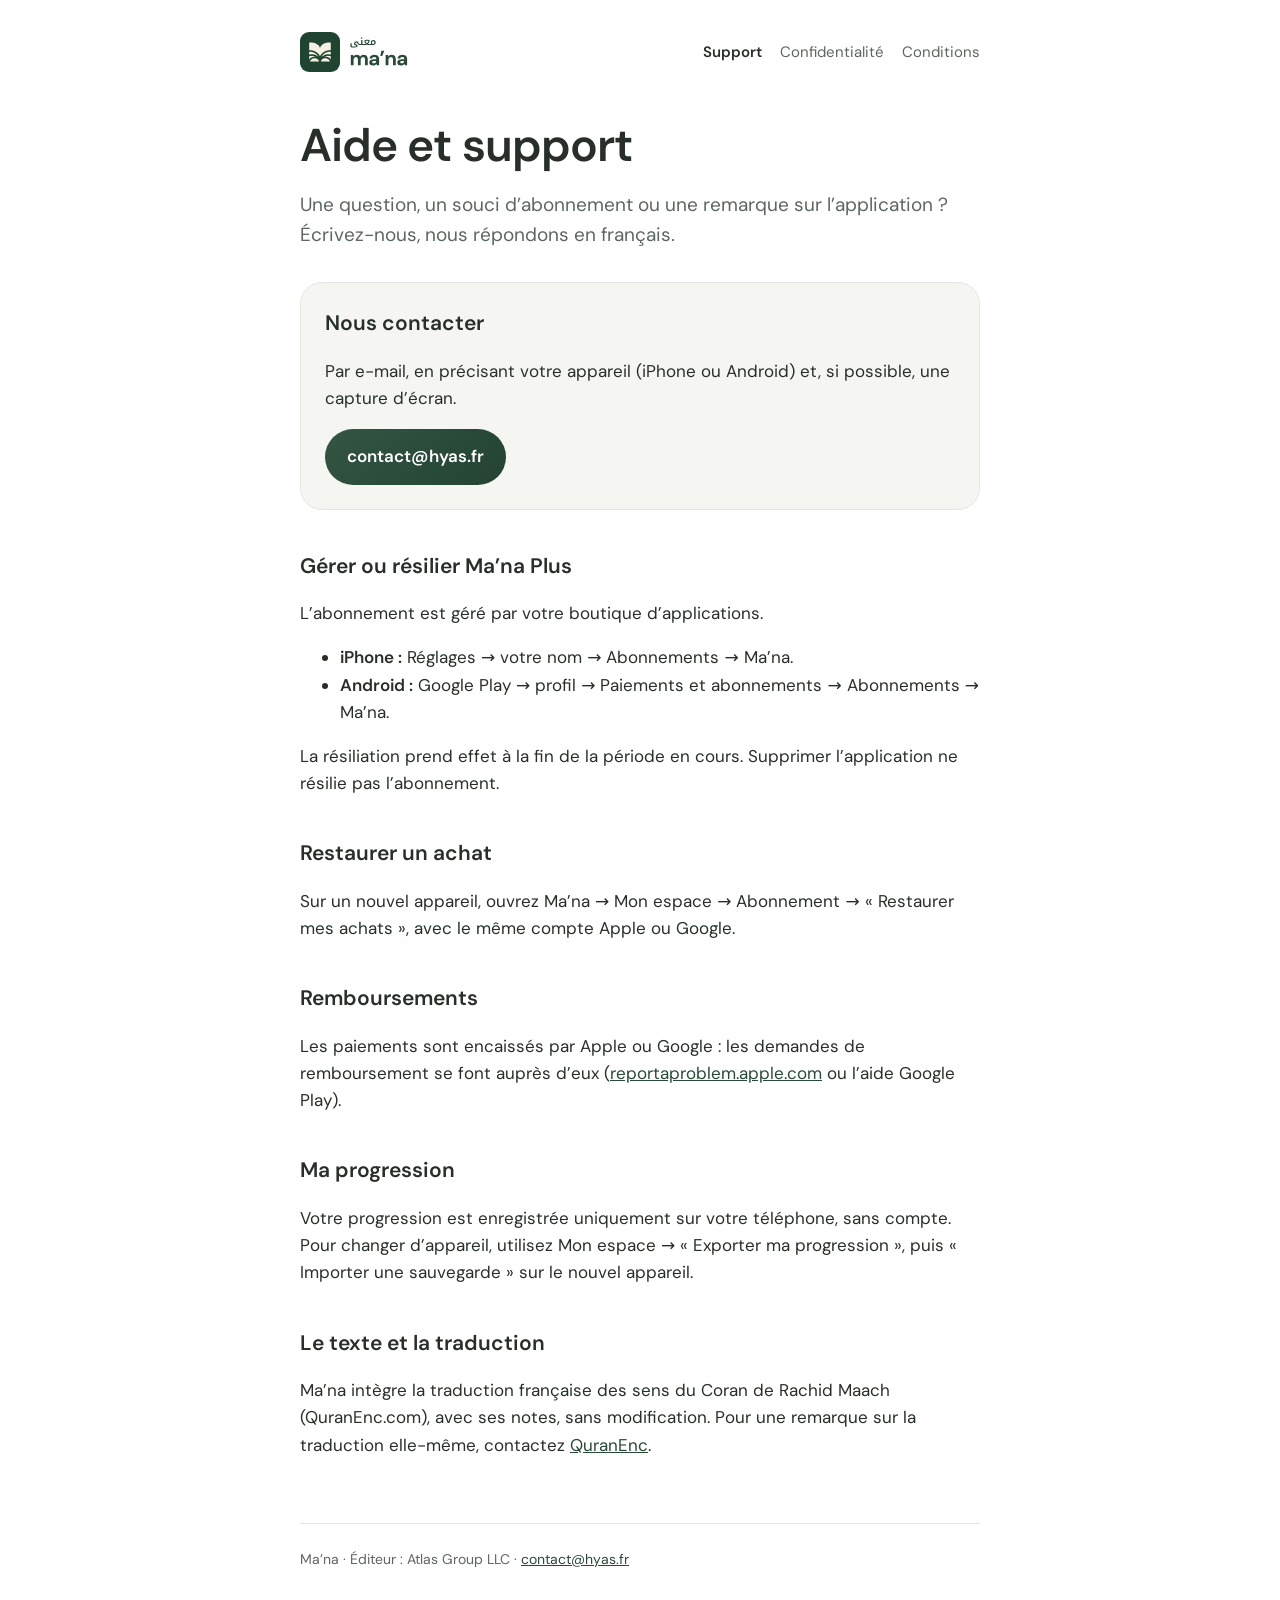
<file: index.html>
<!doctype html><html lang="fr"><head><meta charset="utf-8"><meta name="viewport" content="width=device-width,initial-scale=1"><title>Support · Ma’na</title><meta name="description" content="Ma’na : lis le Coran en arabe et en français, et retiens le sens de chaque sourate, 5 minutes par jour. Lecture gratuite."><meta property="og:title" content="Ma’na · Le sens de ce que tu récites"><meta property="og:description" content="Lis le Coran en arabe et en français, et retiens le sens de chaque sourate, 5 minutes par jour."><meta property="og:image" content="https://mana.hyas.fr/assets/partage.png"><meta property="og:url" content="https://mana.hyas.fr/"><meta name="twitter:card" content="summary_large_image"><meta name="apple-itunes-app" content="app-id=6816698956"><link rel="icon" href="assets/icon-192.png"><link rel="stylesheet" href="style.css"></head><body><div class="wrap"><header><a class="logo" href="index.html" aria-label="Ma’na, support"><svg class="brand-lockup" aria-hidden="true" focusable="false" xmlns="http://www.w3.org/2000/svg" viewBox="0 0 157.8 58"><rect x="0" y="0" width="58" height="58" rx="13.05" fill="#1F4532"/><path transform="translate(13.34 15.16) scale(0.2768)" fill="#F5F0E3" fill-rule="evenodd" d="M61.64 99.98C61.21 99.92 61.12 99.45 61.42 98.79C61.52 98.56 61.64 98.17 61.69 97.91C61.86 96.95 63.13 94.40 64.23 92.83C66.22 89.95 68.89 87.60 72.08 85.90C73.07 85.37 74.87 84.55 75.33 84.42C75.54 84.35 75.89 84.22 76.10 84.13C76.30 84.03 76.76 83.89 77.10 83.82C77.45 83.74 77.92 83.61 78.16 83.53C78.38 83.45 78.93 83.33 79.36 83.27C79.80 83.21 80.55 83.08 81.04 82.98C82.61 82.66 87.05 82.67 88.59 83.00C88.84 83.06 89.45 83.16 89.94 83.24C90.43 83.32 91.06 83.47 91.34 83.56C91.63 83.66 92.01 83.76 92.20 83.78C93.12 83.90 96.96 85.52 98.15 86.29C100.36 87.71 100.54 87.84 101.89 89.06C103.10 90.13 104.44 91.60 105.13 92.60C105.95 93.81 107.19 96.17 107.36 96.87C107.41 97.06 107.52 97.35 107.60 97.50C107.68 97.67 107.82 98.07 107.91 98.40C108.00 98.73 108.11 99.14 108.17 99.32C108.25 99.60 108.25 99.62 108.08 99.79L107.91 99.97L84.85 99.99C72.17 100.00 61.73 100.00 61.64 99.98ZM5.04 99.83C4.86 99.65 4.86 99.43 5.04 99.03C5.11 98.85 5.23 98.48 5.28 98.21C5.34 97.94 5.45 97.60 5.53 97.47C5.61 97.34 5.71 97.07 5.76 96.87C5.85 96.47 6.84 94.46 7.36 93.60C9.30 90.43 12.83 87.26 16.36 85.54C17.05 85.20 18.78 84.46 18.87 84.46C18.90 84.46 19.27 84.31 19.72 84.14C20.15 83.97 20.68 83.81 20.88 83.79C21.08 83.76 21.48 83.66 21.77 83.56C22.06 83.47 22.79 83.31 23.39 83.21C23.99 83.11 24.51 83.02 24.54 82.99C24.73 82.88 26.85 82.75 28.52 82.75C30.43 82.75 31.37 82.82 32.08 83.00C32.30 83.05 32.87 83.15 33.36 83.21C33.85 83.27 34.43 83.37 34.64 83.44C34.86 83.50 35.44 83.65 35.94 83.78C36.43 83.92 36.96 84.08 37.11 84.16C37.26 84.23 37.58 84.35 37.81 84.42C38.17 84.52 40.06 85.36 40.51 85.61C40.59 85.65 40.96 85.86 41.33 86.06C42.26 86.56 42.86 86.93 43.52 87.42C43.82 87.64 44.25 87.96 44.46 88.11C45.98 89.22 48.43 91.91 49.25 93.35C49.34 93.53 49.60 93.96 49.82 94.31C50.47 95.40 51.29 97.24 51.47 98.02C51.53 98.30 51.66 98.70 51.76 98.91C51.97 99.38 51.98 99.54 51.79 99.78L51.64 99.97H28.41C5.28 99.97 5.18 99.97 5.04 99.83ZM0.10 88.78C0.00 88.63 -0.00 87.67 0.01 80.81C0.02 73.01 0.02 73.01 0.17 72.81C0.25 72.70 0.40 72.57 0.49 72.52C1.11 72.23 4.55 71.29 5.54 71.15C5.83 71.11 6.22 71.02 6.39 70.97C6.56 70.91 7.40 70.79 8.24 70.68C9.08 70.59 10.12 70.46 10.56 70.39C11.84 70.19 16.65 70.21 18.17 70.42C18.79 70.50 19.68 70.60 20.13 70.65C20.58 70.70 21.25 70.80 21.62 70.88C21.99 70.95 22.65 71.08 23.08 71.16C23.81 71.29 24.12 71.36 25.22 71.63C25.68 71.74 28.85 72.77 29.59 73.04C30.97 73.55 31.31 73.70 31.78 74.01C32.68 74.60 32.47 74.70 30.66 74.56C29.11 74.43 26.60 74.45 25.48 74.60C25.02 74.65 24.13 74.75 23.50 74.81C22.78 74.88 22.13 74.98 21.74 75.10C21.40 75.19 20.79 75.32 20.40 75.39C20.00 75.44 19.37 75.59 18.99 75.72C16.77 76.44 15.67 76.82 15.11 77.07C14.76 77.23 14.28 77.43 14.04 77.52C13.50 77.73 11.52 78.74 10.99 79.08C10.78 79.22 10.57 79.33 10.54 79.33C10.44 79.33 8.11 80.90 7.64 81.28C7.48 81.41 7.17 81.64 6.95 81.79C5.43 82.86 1.82 86.70 1.09 88.06C0.66 88.87 0.32 89.11 0.10 88.78ZM112.41 88.63C112.27 88.47 112.07 88.17 111.97 87.98C111.21 86.59 107.66 82.82 106.16 81.80C105.99 81.68 105.76 81.52 105.67 81.43C105.32 81.12 102.69 79.33 102.58 79.33C102.55 79.33 102.36 79.22 102.15 79.09C101.68 78.77 99.63 77.73 99.09 77.52C98.85 77.43 98.36 77.23 98.00 77.07C97.64 76.91 96.75 76.58 96.01 76.34C95.28 76.10 94.40 75.81 94.07 75.70C93.73 75.59 93.14 75.44 92.73 75.39C92.33 75.32 91.74 75.20 91.40 75.10C91.06 75.01 90.43 74.89 89.99 74.85C89.55 74.80 88.64 74.70 87.97 74.63C86.44 74.45 84.01 74.42 82.39 74.56C81.16 74.66 80.83 74.64 80.83 74.45C80.83 74.32 81.79 73.69 82.31 73.49C83.91 72.88 86.82 71.91 87.63 71.72C87.94 71.65 88.30 71.55 88.41 71.50C88.52 71.46 89.04 71.34 89.55 71.25C90.06 71.16 90.86 71.01 91.33 70.91C91.80 70.82 92.55 70.70 93.00 70.65C93.45 70.60 94.31 70.50 94.92 70.43C97.08 70.15 101.25 70.18 103.21 70.47C103.60 70.53 104.48 70.64 105.17 70.72C105.85 70.80 106.56 70.91 106.73 70.97C106.91 71.03 107.29 71.11 107.58 71.15C108.58 71.29 112.02 72.23 112.63 72.52C112.73 72.57 112.87 72.70 112.95 72.81C113.10 73.01 113.10 73.01 113.12 80.81C113.13 87.62 113.12 88.63 113.03 88.78C112.87 89.02 112.68 88.98 112.41 88.63ZM47.15 74.23C46.48 73.59 45.51 72.76 44.84 72.27C44.59 72.08 44.21 71.79 44.01 71.62C43.40 71.13 40.68 69.35 39.02 68.36C38.42 68.00 36.00 66.80 34.86 66.29C33.22 65.57 30.80 64.67 29.92 64.45C29.62 64.38 29.30 64.27 29.21 64.21C29.13 64.16 28.74 64.04 28.35 63.95C27.95 63.88 27.48 63.74 27.29 63.67C27.11 63.59 26.66 63.48 26.30 63.42C25.95 63.36 25.37 63.22 25.01 63.11C24.65 63.00 24.12 62.90 23.83 62.87C23.53 62.84 22.82 62.73 22.26 62.61C21.69 62.50 20.76 62.37 20.19 62.33C19.63 62.28 18.55 62.20 17.81 62.13C16.03 61.96 12.28 61.97 10.59 62.13C9.95 62.20 9.11 62.27 8.74 62.29C7.97 62.34 6.83 62.50 6.46 62.61C6.33 62.65 5.74 62.74 5.16 62.82C4.58 62.90 3.84 63.05 3.51 63.14C3.19 63.24 2.70 63.35 2.43 63.39C2.16 63.43 1.70 63.56 1.40 63.68C0.76 63.92 0.43 63.94 0.19 63.76L0.02 63.62L0.01 56.63C-0.00 49.06 -0.01 49.31 0.37 49.05C0.62 48.89 5.20 48.81 6.59 48.94C7.09 48.98 8.31 49.08 9.31 49.16C10.34 49.24 11.40 49.36 11.76 49.45C12.12 49.53 12.77 49.64 13.23 49.70C13.68 49.76 14.41 49.90 14.86 50.01C15.31 50.13 15.84 50.24 16.03 50.26C16.23 50.29 16.61 50.39 16.88 50.48C17.15 50.58 17.65 50.70 17.99 50.76C18.32 50.83 18.79 50.95 19.02 51.05C19.26 51.14 19.66 51.26 19.91 51.33C20.17 51.39 20.68 51.55 21.05 51.68C21.42 51.81 22.11 52.06 22.58 52.22C26.43 53.58 31.01 56.01 34.55 58.57C38.32 61.31 41.82 64.75 44.41 68.23C45.16 69.24 46.70 71.56 46.95 72.07C47.04 72.25 47.32 72.73 47.57 73.14C48.53 74.75 48.30 75.32 47.15 74.23ZM64.98 74.66C64.87 74.37 65.28 73.54 66.67 71.25C70.53 64.92 76.26 59.55 83.57 55.40C86.23 53.89 90.35 52.15 93.11 51.36C93.50 51.25 93.98 51.10 94.17 51.02C94.37 50.95 94.82 50.83 95.16 50.76C95.51 50.70 95.96 50.58 96.16 50.51C96.36 50.43 96.80 50.32 97.13 50.26C97.46 50.21 98.02 50.07 98.37 49.98C98.73 49.88 99.33 49.76 99.72 49.72C100.12 49.68 100.77 49.57 101.19 49.48C101.69 49.36 102.54 49.26 103.82 49.16C104.85 49.08 106.06 48.98 106.50 48.94C107.85 48.79 112.54 48.89 112.78 49.07C113.15 49.35 113.14 49.06 113.12 56.58L113.10 63.62L112.94 63.76C112.70 63.94 112.38 63.92 111.72 63.68C111.40 63.56 110.93 63.43 110.67 63.39C110.41 63.35 109.94 63.24 109.61 63.14C109.28 63.05 108.54 62.90 107.96 62.82C107.38 62.74 106.80 62.65 106.66 62.61C106.30 62.50 105.16 62.34 104.39 62.29C104.02 62.27 103.18 62.20 102.54 62.13C100.84 61.97 97.09 61.96 95.31 62.13C94.57 62.20 93.49 62.28 92.93 62.33C92.37 62.37 91.45 62.49 90.89 62.61C90.33 62.72 89.58 62.84 89.22 62.88C88.85 62.92 88.36 63.02 88.13 63.11C87.89 63.19 87.36 63.32 86.95 63.39C86.54 63.47 86.01 63.60 85.77 63.68C85.54 63.76 85.06 63.89 84.71 63.97C84.36 64.05 84.00 64.16 83.91 64.21C83.82 64.27 83.50 64.38 83.20 64.45C82.71 64.57 81.65 64.94 80.02 65.56C75.34 67.33 69.80 70.72 66.22 74.01C65.38 74.79 65.09 74.94 64.98 74.66ZM56.29 71.74C56.22 71.67 55.96 71.21 55.74 70.72C55.51 70.23 55.20 69.61 55.05 69.33C54.44 68.28 54.18 67.82 53.86 67.31C53.68 67.01 53.44 66.62 53.32 66.43C52.53 65.14 50.27 62.10 49.13 60.78C46.10 57.32 43.55 54.94 40.07 52.35C38.95 51.51 38.39 51.13 36.58 49.99C34.31 48.55 33.62 48.17 31.34 47.03C29.90 46.32 28.22 45.57 27.10 45.14C26.77 45.01 26.24 44.80 25.93 44.68C24.61 44.16 24.25 44.03 24.15 44.03C24.08 44.03 23.79 43.94 23.50 43.82C23.21 43.70 22.71 43.54 22.40 43.46C22.10 43.39 21.69 43.25 21.50 43.17C21.31 43.09 20.98 43.00 20.76 42.96C20.55 42.92 20.04 42.78 19.62 42.65C19.22 42.52 18.64 42.38 18.35 42.33C18.05 42.29 17.58 42.17 17.28 42.08C16.98 41.99 16.28 41.85 15.71 41.76C15.14 41.68 14.51 41.56 14.29 41.51C14.07 41.45 13.32 41.34 12.62 41.26C11.91 41.18 11.29 41.10 11.23 41.07C10.69 40.88 7.86 40.74 4.19 40.72C0.36 40.70 0.32 40.70 0.17 40.55L0.02 40.40L0.01 20.50C-0.01 -1.44 -0.04 0.25 0.42 0.05C0.67 -0.04 8.96 0.00 10.70 0.12C13.58 0.32 18.28 0.88 19.95 1.23C20.22 1.29 20.76 1.39 21.13 1.44C21.51 1.49 22.20 1.64 22.67 1.76C23.13 1.87 23.76 2.00 24.06 2.04C24.37 2.08 24.68 2.15 24.75 2.19C24.83 2.23 25.23 2.34 25.65 2.44C26.08 2.54 26.66 2.70 26.96 2.79C27.25 2.88 27.99 3.11 28.60 3.29C29.75 3.64 31.01 4.07 31.80 4.38C32.05 4.48 32.50 4.65 32.79 4.77C33.09 4.88 33.65 5.10 34.04 5.25C36.09 6.03 40.79 8.51 42.30 9.61C42.47 9.74 42.81 9.98 43.05 10.16C44.93 11.49 47.03 13.30 48.57 14.94C49.79 16.25 50.65 17.29 51.79 18.88C52.20 19.45 52.92 20.60 53.11 20.98C53.22 21.19 53.49 21.69 53.71 22.08C54.55 23.56 55.57 25.87 55.98 27.24C56.20 28.00 56.31 28.17 56.56 28.17C56.82 28.16 56.92 28.00 57.15 27.24C57.56 25.86 58.55 23.61 59.40 22.12C59.61 21.75 59.88 21.25 60.00 21.01C60.21 20.59 60.93 19.43 61.34 18.88C61.45 18.72 61.75 18.31 62.01 17.95C63.02 16.56 65.24 14.10 66.35 13.15C66.71 12.84 67.22 12.40 67.49 12.15C68.68 11.09 70.94 9.49 73.00 8.26C74.60 7.31 77.87 5.68 79.16 5.22C79.51 5.09 80.04 4.89 80.33 4.77C81.57 4.28 81.83 4.18 82.61 3.91C83.39 3.64 84.43 3.31 85.99 2.84C86.38 2.72 87.04 2.54 87.45 2.45C87.86 2.35 88.29 2.23 88.40 2.19C88.51 2.15 88.85 2.08 89.14 2.04C89.44 2.00 90.05 1.87 90.49 1.75C90.94 1.64 91.62 1.49 91.99 1.44C92.37 1.39 92.90 1.29 93.18 1.23C94.85 0.88 99.63 0.30 102.43 0.12C104.23 0.00 112.45 -0.04 112.71 0.05C113.18 0.25 113.14 -1.44 113.12 20.50L113.10 40.40L112.95 40.55C112.81 40.70 112.76 40.70 109.00 40.72C105.15 40.74 103.42 40.82 101.86 41.08C101.50 41.14 100.77 41.23 100.22 41.29C99.67 41.35 99.05 41.45 98.83 41.51C98.62 41.56 97.98 41.68 97.41 41.76C96.85 41.84 96.14 41.98 95.85 42.08C95.56 42.17 95.01 42.30 94.64 42.36C94.26 42.43 93.69 42.57 93.35 42.68C93.02 42.80 92.61 42.91 92.43 42.94C92.25 42.96 91.87 43.08 91.58 43.19C91.28 43.29 90.84 43.44 90.60 43.50C90.36 43.56 89.92 43.70 89.63 43.82C89.33 43.94 89.04 44.03 88.98 44.03C88.87 44.03 88.52 44.16 87.20 44.68C86.88 44.80 86.36 45.01 86.02 45.14C83.28 46.20 79.51 48.09 77.13 49.62C76.70 49.89 76.10 50.28 75.78 50.47C74.00 51.58 71.55 53.43 69.48 55.23C68.19 56.35 66.42 58.08 65.32 59.30C64.52 60.18 64.13 60.62 63.13 61.82C62.53 62.54 60.35 65.53 59.93 66.20C58.41 68.70 57.89 69.62 57.39 70.72C56.97 71.61 56.80 71.86 56.56 71.86C56.49 71.86 56.37 71.81 56.29 71.74Z"/><path transform="translate(72.00 19.00)" fill="currentColor" d="M3.98 3.59Q3.07 3.59 2.39 3.14Q1.71 2.69 1.34 1.91Q0.97 1.12 0.97 0.12Q0.97 -0.63 1.09 -1.31Q1.21 -2.01 1.47 -2.71H3.21Q3.0 -2.1 2.93 -1.52Q2.86 -0.94 2.86 -0.13Q2.86 0.48 3.10 0.96Q3.34 1.45 3.76 1.73Q4.18 2.01 4.71 2.01H7.36Q8.01 2.01 8.50 1.91Q9.0 1.81 9.29 1.60Q9.58 1.39 9.58 1.03Q9.58 0.75 9.32 0.55Q9.07 0.36 8.53 0.21Q7.72 0.0 7.21 -0.27Q6.70 -0.55 6.46 -0.96Q6.22 -1.38 6.22 -1.98Q6.22 -2.38 6.36 -2.80Q6.51 -3.22 6.77 -3.64Q7.15 -4.2 7.68 -4.65Q8.20 -5.1 8.78 -5.35Q9.36 -5.60 9.9 -5.60Q10.15 -5.60 10.37 -5.56Q10.60 -5.52 10.79 -5.43Q11.26 -5.20 11.67 -4.74Q12.09 -4.29 12.69 -3.40Q13.08 -2.80 13.38 -2.44Q13.69 -2.08 13.93 -1.90Q14.14 -1.75 14.37 -1.67Q14.61 -1.58 14.86 -1.58H14.94Q15.01 -1.58 15.01 -1.53V-0.07Q15.01 0.0 14.94 0.0H14.86Q14.37 0.0 13.95 -0.10Q13.53 -0.21 13.15 -0.46Q12.78 -0.72 12.36 -1.14Q12.28 -1.21 12.09 -1.47Q11.89 -1.74 11.59 -2.16Q11.25 -2.65 10.97 -2.99Q10.69 -3.33 10.48 -3.49Q10.29 -3.67 10.08 -3.75Q9.88 -3.84 9.70 -3.84Q9.46 -3.84 9.18 -3.68Q8.89 -3.52 8.64 -3.26Q8.38 -3.01 8.21 -2.74Q8.05 -2.47 8.05 -2.25Q8.05 -2.05 8.18 -1.88Q8.31 -1.72 8.55 -1.58Q8.80 -1.45 9.15 -1.34Q9.66 -1.2 10.02 -1.04Q10.37 -0.89 10.62 -0.76Q11.07 -0.49 11.30 -0.10Q11.53 0.28 11.53 0.79Q11.53 2.17 10.49 2.88Q9.45 3.59 7.38 3.59ZM17.1 -9.37Q16.65 -9.37 16.39 -9.64Q16.14 -9.91 16.14 -10.39Q16.14 -10.87 16.39 -11.14Q16.65 -11.41 17.1 -11.41Q17.53 -11.41 17.78 -11.13Q18.03 -10.86 18.03 -10.39Q18.03 -9.93 17.78 -9.65Q17.53 -9.37 17.1 -9.37ZM14.79 0.0Q14.71 0.0 14.71 -0.07V-1.53Q14.71 -1.58 14.79 -1.58H16.69V-7.38H18.63V-1.58H20.58Q20.65 -1.58 20.65 -1.53V-0.07Q20.65 0.0 20.58 0.0ZM27.73 0.0Q27.06 0.0 26.30 -0.22Q25.54 -0.44 24.96 -0.80Q24.28 -0.40 23.58 -0.20Q22.89 0.0 22.16 0.0H20.43Q20.35 0.0 20.35 -0.07V-1.53Q20.35 -1.58 20.43 -1.58H22.00Q22.41 -1.58 22.83 -1.67Q23.25 -1.75 23.53 -1.87Q23.29 -2.05 23.04 -2.34Q22.78 -2.63 22.51 -3.01Q21.99 -3.78 21.59 -4.66Q21.20 -5.55 21.07 -6.35Q21.66 -6.85 22.35 -7.21Q23.04 -7.57 23.77 -7.76Q24.50 -7.94 25.2 -7.94Q26.23 -7.94 27.18 -7.70Q28.12 -7.45 28.90 -6.98Q28.90 -5.92 28.59 -4.94Q28.29 -3.97 27.72 -3.19Q27.16 -2.41 26.38 -1.89Q26.71 -1.74 27.07 -1.66Q27.43 -1.58 27.84 -1.58H29.59Q29.66 -1.58 29.66 -1.53V-0.07Q29.66 0.0 29.59 0.0ZM24.99 -2.73Q25.96 -3.33 26.46 -4.14Q26.97 -4.95 27.02 -6.0Q26.64 -6.18 26.17 -6.27Q25.71 -6.35 25.18 -6.35Q24.82 -6.35 24.44 -6.27Q24.06 -6.19 23.7 -6.05Q23.34 -5.91 23.05 -5.7Q23.20 -5.1 23.48 -4.53Q23.75 -3.97 24.14 -3.51Q24.52 -3.06 24.99 -2.73ZM29.44 0.0Q29.37 0.0 29.37 -0.07V-1.53Q29.37 -1.58 29.44 -1.58H31.2Q30.97 -2.14 30.85 -2.7Q30.73 -3.25 30.73 -3.82Q30.73 -4.47 30.93 -5.17Q31.12 -5.88 31.42 -6.42Q32.1 -6.85 32.87 -7.08Q33.66 -7.31 34.32 -7.31Q34.81 -7.31 35.26 -7.21Q35.71 -7.10 36.12 -6.89Q36.91 -6.46 37.34 -5.67Q37.78 -4.89 37.78 -3.85Q37.78 -3.28 37.66 -2.77Q37.54 -2.26 37.29 -1.82Q36.78 -0.96 35.89 -0.48Q35.01 0.0 33.91 0.0ZM32.56 -3.70Q32.56 -3.22 32.67 -2.7Q32.77 -2.17 32.98 -1.58H33.72Q34.35 -1.58 34.82 -1.87Q35.29 -2.16 35.56 -2.67Q35.83 -3.19 35.83 -3.86Q35.83 -4.71 35.4 -5.22Q34.96 -5.74 34.29 -5.74Q33.91 -5.74 33.52 -5.61Q33.13 -5.49 32.77 -5.25Q32.67 -4.89 32.61 -4.50Q32.56 -4.12 32.56 -3.70Z"/><path transform="translate(72.00 48.23)" fill="currentColor" d="M1.68 0.0V-14.87H5.22L5.55 -12.69H5.60Q6.3 -13.92 7.5 -14.58Q8.7 -15.24 10.29 -15.24Q11.43 -15.24 12.36 -14.94Q13.29 -14.63 13.99 -14.04Q14.7 -13.44 15.18 -12.51H15.20Q16.05 -13.79 17.38 -14.52Q18.72 -15.24 20.43 -15.24Q22.32 -15.24 23.62 -14.44Q24.93 -13.65 25.61 -12.12Q26.31 -10.59 26.31 -8.34V0.0H22.29V-7.97Q22.29 -9.84 21.57 -10.83Q20.84 -11.82 19.32 -11.82Q18.33 -11.82 17.58 -11.35Q16.83 -10.88 16.42 -9.98Q16.02 -9.09 16.02 -7.8V0.0H11.96V-7.97Q11.96 -9.84 11.26 -10.83Q10.55 -11.82 9.0 -11.82Q8.04 -11.82 7.30 -11.32Q6.56 -10.83 6.14 -9.91Q5.72 -9.0 5.72 -7.68V0.0ZM33.87 0.36Q32.01 0.36 30.81 -0.24Q29.61 -0.84 29.04 -1.85Q28.47 -2.88 28.47 -4.10Q28.47 -5.49 29.17 -6.52Q29.88 -7.56 31.32 -8.16Q32.76 -8.76 34.92 -8.76H38.67Q38.67 -9.84 38.35 -10.55Q38.04 -11.28 37.41 -11.62Q36.78 -11.96 35.76 -11.96Q34.62 -11.96 33.78 -11.45Q32.94 -10.95 32.76 -9.87H28.83Q28.98 -11.52 29.91 -12.71Q30.84 -13.92 32.37 -14.58Q33.9 -15.24 35.79 -15.24Q37.92 -15.24 39.48 -14.53Q41.04 -13.83 41.87 -12.46Q42.72 -11.1 42.72 -9.15V0.0H39.33L38.87 -2.31H38.85Q38.48 -1.68 37.99 -1.2Q37.5 -0.72 36.87 -0.36Q36.24 0.0 35.49 0.18Q34.74 0.36 33.87 0.36ZM34.98 -2.76Q35.79 -2.76 36.40 -3.04Q37.01 -3.33 37.47 -3.81Q37.92 -4.29 38.17 -4.93Q38.43 -5.58 38.51 -6.27H35.4Q34.47 -6.27 33.87 -6.04Q33.26 -5.81 33.0 -5.41Q32.73 -5.01 32.73 -4.47Q32.73 -3.92 33.01 -3.54Q33.3 -3.15 33.79 -2.95Q34.29 -2.76 34.98 -2.76ZM50.27 -21.0 47.19 -13.53H44.43L46.05 -21.0ZM52.19 0.0V-14.87H55.70L56.03 -12.42H56.06Q56.78 -13.70 58.05 -14.47Q59.30 -15.24 61.13 -15.24Q63.0 -15.24 64.28 -14.44Q65.58 -13.65 66.25 -12.12Q66.92 -10.59 66.92 -8.34V0.0H62.91V-7.97Q62.91 -9.84 62.16 -10.83Q61.41 -11.82 59.76 -11.82Q58.73 -11.82 57.94 -11.32Q57.15 -10.83 56.69 -9.91Q56.24 -9.0 56.24 -7.68V0.0ZM74.49 0.36Q72.63 0.36 71.42 -0.24Q70.22 -0.84 69.66 -1.85Q69.09 -2.88 69.09 -4.10Q69.09 -5.49 69.79 -6.52Q70.5 -7.56 71.94 -8.16Q73.38 -8.76 75.53 -8.76H79.28Q79.28 -9.84 78.97 -10.55Q78.66 -11.28 78.03 -11.62Q77.39 -11.96 76.38 -11.96Q75.24 -11.96 74.4 -11.45Q73.56 -10.95 73.38 -9.87H69.45Q69.6 -11.52 70.53 -12.71Q71.46 -13.92 72.99 -14.58Q74.52 -15.24 76.41 -15.24Q78.53 -15.24 80.1 -14.53Q81.66 -13.83 82.5 -12.46Q83.34 -11.1 83.34 -9.15V0.0H79.95L79.5 -2.31H79.47Q79.11 -1.68 78.61 -1.2Q78.12 -0.72 77.49 -0.36Q76.86 0.0 76.11 0.18Q75.36 0.36 74.49 0.36ZM75.6 -2.76Q76.41 -2.76 77.02 -3.04Q77.64 -3.33 78.09 -3.81Q78.53 -4.29 78.79 -4.93Q79.05 -5.58 79.14 -6.27H76.02Q75.09 -6.27 74.49 -6.04Q73.89 -5.81 73.62 -5.41Q73.35 -5.01 73.35 -4.47Q73.35 -3.92 73.63 -3.54Q73.92 -3.15 74.41 -2.95Q74.91 -2.76 75.6 -2.76Z"/></svg></a><nav><a href="index.html" aria-current="page">Support</a><a href="confidentialite.html" >Confidentialité</a><a href="conditions.html" >Conditions</a></nav></header><main>
<h1>Aide et support</h1><p class="lead">Une question, un souci d’abonnement ou une remarque sur l’application ? Écrivez-nous, nous répondons en français.</p>
<div class="card"><h2 style="margin-top:0">Nous contacter</h2><p>Par e-mail, en précisant votre appareil (iPhone ou Android) et, si possible, une capture d’écran.</p><a class="button" href="mailto:contact@hyas.fr?subject=Ma%E2%80%99na%20%E2%80%94%20support">contact@hyas.fr</a></div>
<h2>Gérer ou résilier Ma’na Plus</h2><p>L’abonnement est géré par votre boutique d’applications.</p><ul><li><strong>iPhone :</strong> Réglages → votre nom → Abonnements → Ma’na.</li><li><strong>Android :</strong> Google Play → profil → Paiements et abonnements → Abonnements → Ma’na.</li></ul><p>La résiliation prend effet à la fin de la période en cours. Supprimer l’application ne résilie pas l’abonnement.</p>
<h2>Restaurer un achat</h2><p>Sur un nouvel appareil, ouvrez Ma’na → Mon espace → Abonnement → « Restaurer mes achats », avec le même compte Apple ou Google.</p>
<h2>Remboursements</h2><p>Les paiements sont encaissés par Apple ou Google : les demandes de remboursement se font auprès d’eux (<a href="https://reportaproblem.apple.com">reportaproblem.apple.com</a> ou l’aide Google Play).</p>
<h2>Ma progression</h2><p>Votre progression est enregistrée uniquement sur votre téléphone, sans compte. Pour changer d’appareil, utilisez Mon espace → « Exporter ma progression », puis « Importer une sauvegarde » sur le nouvel appareil.</p>
<h2>Le texte et la traduction</h2><p>Ma’na intègre la traduction française des sens du Coran de Rachid Maach (QuranEnc.com), avec ses notes, sans modification. Pour une remarque sur la traduction elle-même, contactez <a href="https://quranenc.com/fr/home/contact">QuranEnc</a>.</p>
</main><footer>Ma’na · Éditeur : Atlas Group LLC · <a href="mailto:contact@hyas.fr">contact@hyas.fr</a></footer></div></body></html>
</file>
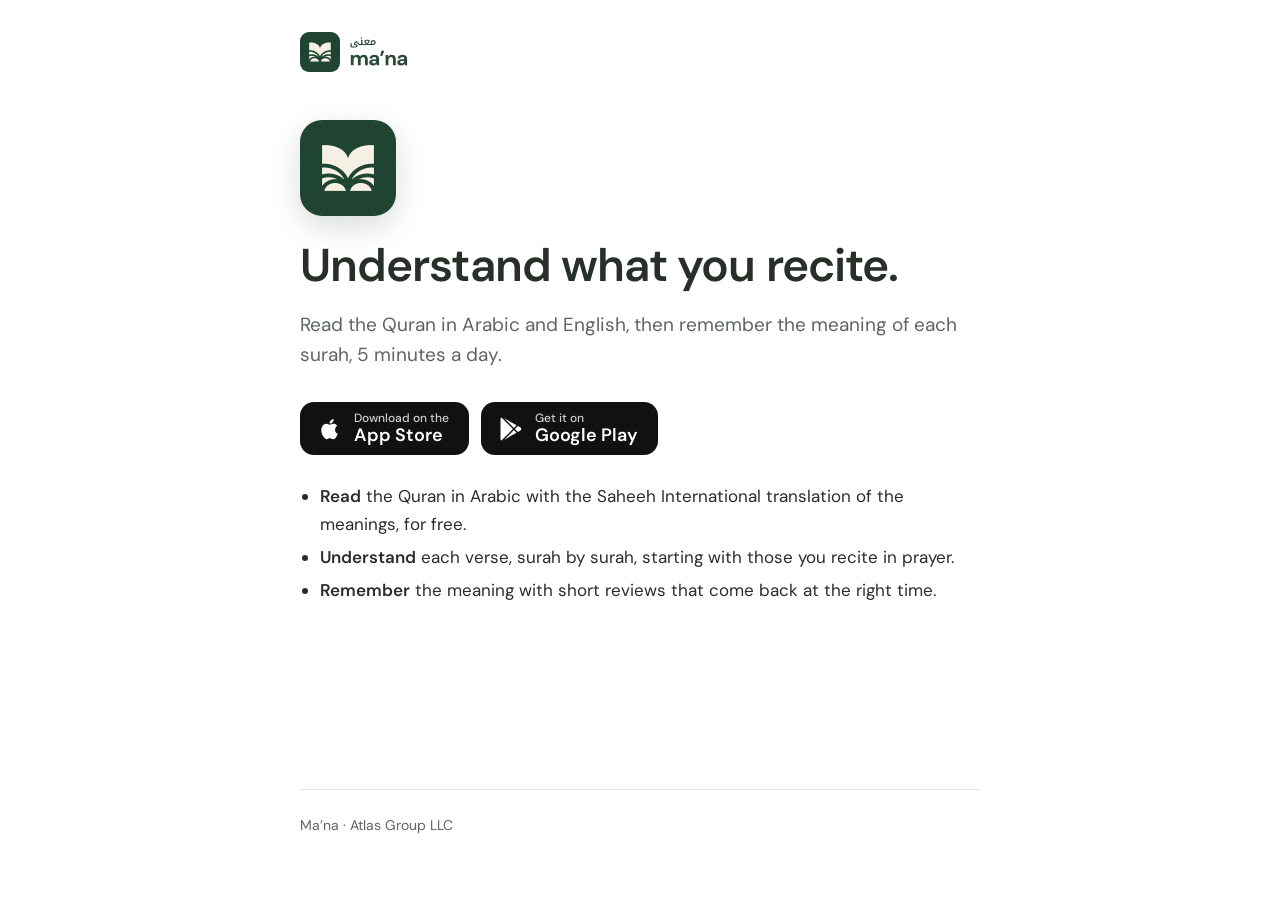
<file: app/index.html>
<!doctype html><html lang="fr"><head><meta charset="utf-8"><meta name="viewport" content="width=device-width,initial-scale=1"><title>Ma’na · Le sens de ce que tu récites</title><meta name="description" content="Ma’na : lis le Coran en arabe et en français, et retiens le sens de chaque sourate, 5 minutes par jour. Lecture gratuite."><meta property="og:title" content="Ma’na · Le sens de ce que tu récites"><meta property="og:description" content="Lis le Coran en arabe et en français, et retiens le sens de chaque sourate, 5 minutes par jour."><meta property="og:image" content="https://mana.hyas.fr/assets/partage.png"><meta property="og:url" content="https://mana.hyas.fr/app/"><meta name="twitter:card" content="summary_large_image"><meta name="apple-itunes-app" content="app-id=6816698956"><link rel="icon" href="../assets/icon-192.png"><link rel="stylesheet" href="../style.css"></head><body class="landing"><div class="wrap"><header><a class="logo" href="./" aria-label="Ma’na"><svg class="brand-lockup" aria-hidden="true" focusable="false" xmlns="http://www.w3.org/2000/svg" viewBox="0 0 157.8 58"><rect x="0" y="0" width="58" height="58" rx="13.05" fill="#1F4532"/><path transform="translate(13.34 15.16) scale(0.2768)" fill="#F5F0E3" fill-rule="evenodd" d="M61.64 99.98C61.21 99.92 61.12 99.45 61.42 98.79C61.52 98.56 61.64 98.17 61.69 97.91C61.86 96.95 63.13 94.40 64.23 92.83C66.22 89.95 68.89 87.60 72.08 85.90C73.07 85.37 74.87 84.55 75.33 84.42C75.54 84.35 75.89 84.22 76.10 84.13C76.30 84.03 76.76 83.89 77.10 83.82C77.45 83.74 77.92 83.61 78.16 83.53C78.38 83.45 78.93 83.33 79.36 83.27C79.80 83.21 80.55 83.08 81.04 82.98C82.61 82.66 87.05 82.67 88.59 83.00C88.84 83.06 89.45 83.16 89.94 83.24C90.43 83.32 91.06 83.47 91.34 83.56C91.63 83.66 92.01 83.76 92.20 83.78C93.12 83.90 96.96 85.52 98.15 86.29C100.36 87.71 100.54 87.84 101.89 89.06C103.10 90.13 104.44 91.60 105.13 92.60C105.95 93.81 107.19 96.17 107.36 96.87C107.41 97.06 107.52 97.35 107.60 97.50C107.68 97.67 107.82 98.07 107.91 98.40C108.00 98.73 108.11 99.14 108.17 99.32C108.25 99.60 108.25 99.62 108.08 99.79L107.91 99.97L84.85 99.99C72.17 100.00 61.73 100.00 61.64 99.98ZM5.04 99.83C4.86 99.65 4.86 99.43 5.04 99.03C5.11 98.85 5.23 98.48 5.28 98.21C5.34 97.94 5.45 97.60 5.53 97.47C5.61 97.34 5.71 97.07 5.76 96.87C5.85 96.47 6.84 94.46 7.36 93.60C9.30 90.43 12.83 87.26 16.36 85.54C17.05 85.20 18.78 84.46 18.87 84.46C18.90 84.46 19.27 84.31 19.72 84.14C20.15 83.97 20.68 83.81 20.88 83.79C21.08 83.76 21.48 83.66 21.77 83.56C22.06 83.47 22.79 83.31 23.39 83.21C23.99 83.11 24.51 83.02 24.54 82.99C24.73 82.88 26.85 82.75 28.52 82.75C30.43 82.75 31.37 82.82 32.08 83.00C32.30 83.05 32.87 83.15 33.36 83.21C33.85 83.27 34.43 83.37 34.64 83.44C34.86 83.50 35.44 83.65 35.94 83.78C36.43 83.92 36.96 84.08 37.11 84.16C37.26 84.23 37.58 84.35 37.81 84.42C38.17 84.52 40.06 85.36 40.51 85.61C40.59 85.65 40.96 85.86 41.33 86.06C42.26 86.56 42.86 86.93 43.52 87.42C43.82 87.64 44.25 87.96 44.46 88.11C45.98 89.22 48.43 91.91 49.25 93.35C49.34 93.53 49.60 93.96 49.82 94.31C50.47 95.40 51.29 97.24 51.47 98.02C51.53 98.30 51.66 98.70 51.76 98.91C51.97 99.38 51.98 99.54 51.79 99.78L51.64 99.97H28.41C5.28 99.97 5.18 99.97 5.04 99.83ZM0.10 88.78C0.00 88.63 -0.00 87.67 0.01 80.81C0.02 73.01 0.02 73.01 0.17 72.81C0.25 72.70 0.40 72.57 0.49 72.52C1.11 72.23 4.55 71.29 5.54 71.15C5.83 71.11 6.22 71.02 6.39 70.97C6.56 70.91 7.40 70.79 8.24 70.68C9.08 70.59 10.12 70.46 10.56 70.39C11.84 70.19 16.65 70.21 18.17 70.42C18.79 70.50 19.68 70.60 20.13 70.65C20.58 70.70 21.25 70.80 21.62 70.88C21.99 70.95 22.65 71.08 23.08 71.16C23.81 71.29 24.12 71.36 25.22 71.63C25.68 71.74 28.85 72.77 29.59 73.04C30.97 73.55 31.31 73.70 31.78 74.01C32.68 74.60 32.47 74.70 30.66 74.56C29.11 74.43 26.60 74.45 25.48 74.60C25.02 74.65 24.13 74.75 23.50 74.81C22.78 74.88 22.13 74.98 21.74 75.10C21.40 75.19 20.79 75.32 20.40 75.39C20.00 75.44 19.37 75.59 18.99 75.72C16.77 76.44 15.67 76.82 15.11 77.07C14.76 77.23 14.28 77.43 14.04 77.52C13.50 77.73 11.52 78.74 10.99 79.08C10.78 79.22 10.57 79.33 10.54 79.33C10.44 79.33 8.11 80.90 7.64 81.28C7.48 81.41 7.17 81.64 6.95 81.79C5.43 82.86 1.82 86.70 1.09 88.06C0.66 88.87 0.32 89.11 0.10 88.78ZM112.41 88.63C112.27 88.47 112.07 88.17 111.97 87.98C111.21 86.59 107.66 82.82 106.16 81.80C105.99 81.68 105.76 81.52 105.67 81.43C105.32 81.12 102.69 79.33 102.58 79.33C102.55 79.33 102.36 79.22 102.15 79.09C101.68 78.77 99.63 77.73 99.09 77.52C98.85 77.43 98.36 77.23 98.00 77.07C97.64 76.91 96.75 76.58 96.01 76.34C95.28 76.10 94.40 75.81 94.07 75.70C93.73 75.59 93.14 75.44 92.73 75.39C92.33 75.32 91.74 75.20 91.40 75.10C91.06 75.01 90.43 74.89 89.99 74.85C89.55 74.80 88.64 74.70 87.97 74.63C86.44 74.45 84.01 74.42 82.39 74.56C81.16 74.66 80.83 74.64 80.83 74.45C80.83 74.32 81.79 73.69 82.31 73.49C83.91 72.88 86.82 71.91 87.63 71.72C87.94 71.65 88.30 71.55 88.41 71.50C88.52 71.46 89.04 71.34 89.55 71.25C90.06 71.16 90.86 71.01 91.33 70.91C91.80 70.82 92.55 70.70 93.00 70.65C93.45 70.60 94.31 70.50 94.92 70.43C97.08 70.15 101.25 70.18 103.21 70.47C103.60 70.53 104.48 70.64 105.17 70.72C105.85 70.80 106.56 70.91 106.73 70.97C106.91 71.03 107.29 71.11 107.58 71.15C108.58 71.29 112.02 72.23 112.63 72.52C112.73 72.57 112.87 72.70 112.95 72.81C113.10 73.01 113.10 73.01 113.12 80.81C113.13 87.62 113.12 88.63 113.03 88.78C112.87 89.02 112.68 88.98 112.41 88.63ZM47.15 74.23C46.48 73.59 45.51 72.76 44.84 72.27C44.59 72.08 44.21 71.79 44.01 71.62C43.40 71.13 40.68 69.35 39.02 68.36C38.42 68.00 36.00 66.80 34.86 66.29C33.22 65.57 30.80 64.67 29.92 64.45C29.62 64.38 29.30 64.27 29.21 64.21C29.13 64.16 28.74 64.04 28.35 63.95C27.95 63.88 27.48 63.74 27.29 63.67C27.11 63.59 26.66 63.48 26.30 63.42C25.95 63.36 25.37 63.22 25.01 63.11C24.65 63.00 24.12 62.90 23.83 62.87C23.53 62.84 22.82 62.73 22.26 62.61C21.69 62.50 20.76 62.37 20.19 62.33C19.63 62.28 18.55 62.20 17.81 62.13C16.03 61.96 12.28 61.97 10.59 62.13C9.95 62.20 9.11 62.27 8.74 62.29C7.97 62.34 6.83 62.50 6.46 62.61C6.33 62.65 5.74 62.74 5.16 62.82C4.58 62.90 3.84 63.05 3.51 63.14C3.19 63.24 2.70 63.35 2.43 63.39C2.16 63.43 1.70 63.56 1.40 63.68C0.76 63.92 0.43 63.94 0.19 63.76L0.02 63.62L0.01 56.63C-0.00 49.06 -0.01 49.31 0.37 49.05C0.62 48.89 5.20 48.81 6.59 48.94C7.09 48.98 8.31 49.08 9.31 49.16C10.34 49.24 11.40 49.36 11.76 49.45C12.12 49.53 12.77 49.64 13.23 49.70C13.68 49.76 14.41 49.90 14.86 50.01C15.31 50.13 15.84 50.24 16.03 50.26C16.23 50.29 16.61 50.39 16.88 50.48C17.15 50.58 17.65 50.70 17.99 50.76C18.32 50.83 18.79 50.95 19.02 51.05C19.26 51.14 19.66 51.26 19.91 51.33C20.17 51.39 20.68 51.55 21.05 51.68C21.42 51.81 22.11 52.06 22.58 52.22C26.43 53.58 31.01 56.01 34.55 58.57C38.32 61.31 41.82 64.75 44.41 68.23C45.16 69.24 46.70 71.56 46.95 72.07C47.04 72.25 47.32 72.73 47.57 73.14C48.53 74.75 48.30 75.32 47.15 74.23ZM64.98 74.66C64.87 74.37 65.28 73.54 66.67 71.25C70.53 64.92 76.26 59.55 83.57 55.40C86.23 53.89 90.35 52.15 93.11 51.36C93.50 51.25 93.98 51.10 94.17 51.02C94.37 50.95 94.82 50.83 95.16 50.76C95.51 50.70 95.96 50.58 96.16 50.51C96.36 50.43 96.80 50.32 97.13 50.26C97.46 50.21 98.02 50.07 98.37 49.98C98.73 49.88 99.33 49.76 99.72 49.72C100.12 49.68 100.77 49.57 101.19 49.48C101.69 49.36 102.54 49.26 103.82 49.16C104.85 49.08 106.06 48.98 106.50 48.94C107.85 48.79 112.54 48.89 112.78 49.07C113.15 49.35 113.14 49.06 113.12 56.58L113.10 63.62L112.94 63.76C112.70 63.94 112.38 63.92 111.72 63.68C111.40 63.56 110.93 63.43 110.67 63.39C110.41 63.35 109.94 63.24 109.61 63.14C109.28 63.05 108.54 62.90 107.96 62.82C107.38 62.74 106.80 62.65 106.66 62.61C106.30 62.50 105.16 62.34 104.39 62.29C104.02 62.27 103.18 62.20 102.54 62.13C100.84 61.97 97.09 61.96 95.31 62.13C94.57 62.20 93.49 62.28 92.93 62.33C92.37 62.37 91.45 62.49 90.89 62.61C90.33 62.72 89.58 62.84 89.22 62.88C88.85 62.92 88.36 63.02 88.13 63.11C87.89 63.19 87.36 63.32 86.95 63.39C86.54 63.47 86.01 63.60 85.77 63.68C85.54 63.76 85.06 63.89 84.71 63.97C84.36 64.05 84.00 64.16 83.91 64.21C83.82 64.27 83.50 64.38 83.20 64.45C82.71 64.57 81.65 64.94 80.02 65.56C75.34 67.33 69.80 70.72 66.22 74.01C65.38 74.79 65.09 74.94 64.98 74.66ZM56.29 71.74C56.22 71.67 55.96 71.21 55.74 70.72C55.51 70.23 55.20 69.61 55.05 69.33C54.44 68.28 54.18 67.82 53.86 67.31C53.68 67.01 53.44 66.62 53.32 66.43C52.53 65.14 50.27 62.10 49.13 60.78C46.10 57.32 43.55 54.94 40.07 52.35C38.95 51.51 38.39 51.13 36.58 49.99C34.31 48.55 33.62 48.17 31.34 47.03C29.90 46.32 28.22 45.57 27.10 45.14C26.77 45.01 26.24 44.80 25.93 44.68C24.61 44.16 24.25 44.03 24.15 44.03C24.08 44.03 23.79 43.94 23.50 43.82C23.21 43.70 22.71 43.54 22.40 43.46C22.10 43.39 21.69 43.25 21.50 43.17C21.31 43.09 20.98 43.00 20.76 42.96C20.55 42.92 20.04 42.78 19.62 42.65C19.22 42.52 18.64 42.38 18.35 42.33C18.05 42.29 17.58 42.17 17.28 42.08C16.98 41.99 16.28 41.85 15.71 41.76C15.14 41.68 14.51 41.56 14.29 41.51C14.07 41.45 13.32 41.34 12.62 41.26C11.91 41.18 11.29 41.10 11.23 41.07C10.69 40.88 7.86 40.74 4.19 40.72C0.36 40.70 0.32 40.70 0.17 40.55L0.02 40.40L0.01 20.50C-0.01 -1.44 -0.04 0.25 0.42 0.05C0.67 -0.04 8.96 0.00 10.70 0.12C13.58 0.32 18.28 0.88 19.95 1.23C20.22 1.29 20.76 1.39 21.13 1.44C21.51 1.49 22.20 1.64 22.67 1.76C23.13 1.87 23.76 2.00 24.06 2.04C24.37 2.08 24.68 2.15 24.75 2.19C24.83 2.23 25.23 2.34 25.65 2.44C26.08 2.54 26.66 2.70 26.96 2.79C27.25 2.88 27.99 3.11 28.60 3.29C29.75 3.64 31.01 4.07 31.80 4.38C32.05 4.48 32.50 4.65 32.79 4.77C33.09 4.88 33.65 5.10 34.04 5.25C36.09 6.03 40.79 8.51 42.30 9.61C42.47 9.74 42.81 9.98 43.05 10.16C44.93 11.49 47.03 13.30 48.57 14.94C49.79 16.25 50.65 17.29 51.79 18.88C52.20 19.45 52.92 20.60 53.11 20.98C53.22 21.19 53.49 21.69 53.71 22.08C54.55 23.56 55.57 25.87 55.98 27.24C56.20 28.00 56.31 28.17 56.56 28.17C56.82 28.16 56.92 28.00 57.15 27.24C57.56 25.86 58.55 23.61 59.40 22.12C59.61 21.75 59.88 21.25 60.00 21.01C60.21 20.59 60.93 19.43 61.34 18.88C61.45 18.72 61.75 18.31 62.01 17.95C63.02 16.56 65.24 14.10 66.35 13.15C66.71 12.84 67.22 12.40 67.49 12.15C68.68 11.09 70.94 9.49 73.00 8.26C74.60 7.31 77.87 5.68 79.16 5.22C79.51 5.09 80.04 4.89 80.33 4.77C81.57 4.28 81.83 4.18 82.61 3.91C83.39 3.64 84.43 3.31 85.99 2.84C86.38 2.72 87.04 2.54 87.45 2.45C87.86 2.35 88.29 2.23 88.40 2.19C88.51 2.15 88.85 2.08 89.14 2.04C89.44 2.00 90.05 1.87 90.49 1.75C90.94 1.64 91.62 1.49 91.99 1.44C92.37 1.39 92.90 1.29 93.18 1.23C94.85 0.88 99.63 0.30 102.43 0.12C104.23 0.00 112.45 -0.04 112.71 0.05C113.18 0.25 113.14 -1.44 113.12 20.50L113.10 40.40L112.95 40.55C112.81 40.70 112.76 40.70 109.00 40.72C105.15 40.74 103.42 40.82 101.86 41.08C101.50 41.14 100.77 41.23 100.22 41.29C99.67 41.35 99.05 41.45 98.83 41.51C98.62 41.56 97.98 41.68 97.41 41.76C96.85 41.84 96.14 41.98 95.85 42.08C95.56 42.17 95.01 42.30 94.64 42.36C94.26 42.43 93.69 42.57 93.35 42.68C93.02 42.80 92.61 42.91 92.43 42.94C92.25 42.96 91.87 43.08 91.58 43.19C91.28 43.29 90.84 43.44 90.60 43.50C90.36 43.56 89.92 43.70 89.63 43.82C89.33 43.94 89.04 44.03 88.98 44.03C88.87 44.03 88.52 44.16 87.20 44.68C86.88 44.80 86.36 45.01 86.02 45.14C83.28 46.20 79.51 48.09 77.13 49.62C76.70 49.89 76.10 50.28 75.78 50.47C74.00 51.58 71.55 53.43 69.48 55.23C68.19 56.35 66.42 58.08 65.32 59.30C64.52 60.18 64.13 60.62 63.13 61.82C62.53 62.54 60.35 65.53 59.93 66.20C58.41 68.70 57.89 69.62 57.39 70.72C56.97 71.61 56.80 71.86 56.56 71.86C56.49 71.86 56.37 71.81 56.29 71.74Z"/><path transform="translate(72.00 19.00)" fill="currentColor" d="M3.98 3.59Q3.07 3.59 2.39 3.14Q1.71 2.69 1.34 1.91Q0.97 1.12 0.97 0.12Q0.97 -0.63 1.09 -1.31Q1.21 -2.01 1.47 -2.71H3.21Q3.0 -2.1 2.93 -1.52Q2.86 -0.94 2.86 -0.13Q2.86 0.48 3.10 0.96Q3.34 1.45 3.76 1.73Q4.18 2.01 4.71 2.01H7.36Q8.01 2.01 8.50 1.91Q9.0 1.81 9.29 1.60Q9.58 1.39 9.58 1.03Q9.58 0.75 9.32 0.55Q9.07 0.36 8.53 0.21Q7.72 0.0 7.21 -0.27Q6.70 -0.55 6.46 -0.96Q6.22 -1.38 6.22 -1.98Q6.22 -2.38 6.36 -2.80Q6.51 -3.22 6.77 -3.64Q7.15 -4.2 7.68 -4.65Q8.20 -5.1 8.78 -5.35Q9.36 -5.60 9.9 -5.60Q10.15 -5.60 10.37 -5.56Q10.60 -5.52 10.79 -5.43Q11.26 -5.20 11.67 -4.74Q12.09 -4.29 12.69 -3.40Q13.08 -2.80 13.38 -2.44Q13.69 -2.08 13.93 -1.90Q14.14 -1.75 14.37 -1.67Q14.61 -1.58 14.86 -1.58H14.94Q15.01 -1.58 15.01 -1.53V-0.07Q15.01 0.0 14.94 0.0H14.86Q14.37 0.0 13.95 -0.10Q13.53 -0.21 13.15 -0.46Q12.78 -0.72 12.36 -1.14Q12.28 -1.21 12.09 -1.47Q11.89 -1.74 11.59 -2.16Q11.25 -2.65 10.97 -2.99Q10.69 -3.33 10.48 -3.49Q10.29 -3.67 10.08 -3.75Q9.88 -3.84 9.70 -3.84Q9.46 -3.84 9.18 -3.68Q8.89 -3.52 8.64 -3.26Q8.38 -3.01 8.21 -2.74Q8.05 -2.47 8.05 -2.25Q8.05 -2.05 8.18 -1.88Q8.31 -1.72 8.55 -1.58Q8.80 -1.45 9.15 -1.34Q9.66 -1.2 10.02 -1.04Q10.37 -0.89 10.62 -0.76Q11.07 -0.49 11.30 -0.10Q11.53 0.28 11.53 0.79Q11.53 2.17 10.49 2.88Q9.45 3.59 7.38 3.59ZM17.1 -9.37Q16.65 -9.37 16.39 -9.64Q16.14 -9.91 16.14 -10.39Q16.14 -10.87 16.39 -11.14Q16.65 -11.41 17.1 -11.41Q17.53 -11.41 17.78 -11.13Q18.03 -10.86 18.03 -10.39Q18.03 -9.93 17.78 -9.65Q17.53 -9.37 17.1 -9.37ZM14.79 0.0Q14.71 0.0 14.71 -0.07V-1.53Q14.71 -1.58 14.79 -1.58H16.69V-7.38H18.63V-1.58H20.58Q20.65 -1.58 20.65 -1.53V-0.07Q20.65 0.0 20.58 0.0ZM27.73 0.0Q27.06 0.0 26.30 -0.22Q25.54 -0.44 24.96 -0.80Q24.28 -0.40 23.58 -0.20Q22.89 0.0 22.16 0.0H20.43Q20.35 0.0 20.35 -0.07V-1.53Q20.35 -1.58 20.43 -1.58H22.00Q22.41 -1.58 22.83 -1.67Q23.25 -1.75 23.53 -1.87Q23.29 -2.05 23.04 -2.34Q22.78 -2.63 22.51 -3.01Q21.99 -3.78 21.59 -4.66Q21.20 -5.55 21.07 -6.35Q21.66 -6.85 22.35 -7.21Q23.04 -7.57 23.77 -7.76Q24.50 -7.94 25.2 -7.94Q26.23 -7.94 27.18 -7.70Q28.12 -7.45 28.90 -6.98Q28.90 -5.92 28.59 -4.94Q28.29 -3.97 27.72 -3.19Q27.16 -2.41 26.38 -1.89Q26.71 -1.74 27.07 -1.66Q27.43 -1.58 27.84 -1.58H29.59Q29.66 -1.58 29.66 -1.53V-0.07Q29.66 0.0 29.59 0.0ZM24.99 -2.73Q25.96 -3.33 26.46 -4.14Q26.97 -4.95 27.02 -6.0Q26.64 -6.18 26.17 -6.27Q25.71 -6.35 25.18 -6.35Q24.82 -6.35 24.44 -6.27Q24.06 -6.19 23.7 -6.05Q23.34 -5.91 23.05 -5.7Q23.20 -5.1 23.48 -4.53Q23.75 -3.97 24.14 -3.51Q24.52 -3.06 24.99 -2.73ZM29.44 0.0Q29.37 0.0 29.37 -0.07V-1.53Q29.37 -1.58 29.44 -1.58H31.2Q30.97 -2.14 30.85 -2.7Q30.73 -3.25 30.73 -3.82Q30.73 -4.47 30.93 -5.17Q31.12 -5.88 31.42 -6.42Q32.1 -6.85 32.87 -7.08Q33.66 -7.31 34.32 -7.31Q34.81 -7.31 35.26 -7.21Q35.71 -7.10 36.12 -6.89Q36.91 -6.46 37.34 -5.67Q37.78 -4.89 37.78 -3.85Q37.78 -3.28 37.66 -2.77Q37.54 -2.26 37.29 -1.82Q36.78 -0.96 35.89 -0.48Q35.01 0.0 33.91 0.0ZM32.56 -3.70Q32.56 -3.22 32.67 -2.7Q32.77 -2.17 32.98 -1.58H33.72Q34.35 -1.58 34.82 -1.87Q35.29 -2.16 35.56 -2.67Q35.83 -3.19 35.83 -3.86Q35.83 -4.71 35.4 -5.22Q34.96 -5.74 34.29 -5.74Q33.91 -5.74 33.52 -5.61Q33.13 -5.49 32.77 -5.25Q32.67 -4.89 32.61 -4.50Q32.56 -4.12 32.56 -3.70Z"/><path transform="translate(72.00 48.23)" fill="currentColor" d="M1.68 0.0V-14.87H5.22L5.55 -12.69H5.60Q6.3 -13.92 7.5 -14.58Q8.7 -15.24 10.29 -15.24Q11.43 -15.24 12.36 -14.94Q13.29 -14.63 13.99 -14.04Q14.7 -13.44 15.18 -12.51H15.20Q16.05 -13.79 17.38 -14.52Q18.72 -15.24 20.43 -15.24Q22.32 -15.24 23.62 -14.44Q24.93 -13.65 25.61 -12.12Q26.31 -10.59 26.31 -8.34V0.0H22.29V-7.97Q22.29 -9.84 21.57 -10.83Q20.84 -11.82 19.32 -11.82Q18.33 -11.82 17.58 -11.35Q16.83 -10.88 16.42 -9.98Q16.02 -9.09 16.02 -7.8V0.0H11.96V-7.97Q11.96 -9.84 11.26 -10.83Q10.55 -11.82 9.0 -11.82Q8.04 -11.82 7.30 -11.32Q6.56 -10.83 6.14 -9.91Q5.72 -9.0 5.72 -7.68V0.0ZM33.87 0.36Q32.01 0.36 30.81 -0.24Q29.61 -0.84 29.04 -1.85Q28.47 -2.88 28.47 -4.10Q28.47 -5.49 29.17 -6.52Q29.88 -7.56 31.32 -8.16Q32.76 -8.76 34.92 -8.76H38.67Q38.67 -9.84 38.35 -10.55Q38.04 -11.28 37.41 -11.62Q36.78 -11.96 35.76 -11.96Q34.62 -11.96 33.78 -11.45Q32.94 -10.95 32.76 -9.87H28.83Q28.98 -11.52 29.91 -12.71Q30.84 -13.92 32.37 -14.58Q33.9 -15.24 35.79 -15.24Q37.92 -15.24 39.48 -14.53Q41.04 -13.83 41.87 -12.46Q42.72 -11.1 42.72 -9.15V0.0H39.33L38.87 -2.31H38.85Q38.48 -1.68 37.99 -1.2Q37.5 -0.72 36.87 -0.36Q36.24 0.0 35.49 0.18Q34.74 0.36 33.87 0.36ZM34.98 -2.76Q35.79 -2.76 36.40 -3.04Q37.01 -3.33 37.47 -3.81Q37.92 -4.29 38.17 -4.93Q38.43 -5.58 38.51 -6.27H35.4Q34.47 -6.27 33.87 -6.04Q33.26 -5.81 33.0 -5.41Q32.73 -5.01 32.73 -4.47Q32.73 -3.92 33.01 -3.54Q33.3 -3.15 33.79 -2.95Q34.29 -2.76 34.98 -2.76ZM50.27 -21.0 47.19 -13.53H44.43L46.05 -21.0ZM52.19 0.0V-14.87H55.70L56.03 -12.42H56.06Q56.78 -13.70 58.05 -14.47Q59.30 -15.24 61.13 -15.24Q63.0 -15.24 64.28 -14.44Q65.58 -13.65 66.25 -12.12Q66.92 -10.59 66.92 -8.34V0.0H62.91V-7.97Q62.91 -9.84 62.16 -10.83Q61.41 -11.82 59.76 -11.82Q58.73 -11.82 57.94 -11.32Q57.15 -10.83 56.69 -9.91Q56.24 -9.0 56.24 -7.68V0.0ZM74.49 0.36Q72.63 0.36 71.42 -0.24Q70.22 -0.84 69.66 -1.85Q69.09 -2.88 69.09 -4.10Q69.09 -5.49 69.79 -6.52Q70.5 -7.56 71.94 -8.16Q73.38 -8.76 75.53 -8.76H79.28Q79.28 -9.84 78.97 -10.55Q78.66 -11.28 78.03 -11.62Q77.39 -11.96 76.38 -11.96Q75.24 -11.96 74.4 -11.45Q73.56 -10.95 73.38 -9.87H69.45Q69.6 -11.52 70.53 -12.71Q71.46 -13.92 72.99 -14.58Q74.52 -15.24 76.41 -15.24Q78.53 -15.24 80.1 -14.53Q81.66 -13.83 82.5 -12.46Q83.34 -11.1 83.34 -9.15V0.0H79.95L79.5 -2.31H79.47Q79.11 -1.68 78.61 -1.2Q78.12 -0.72 77.49 -0.36Q76.86 0.0 76.11 0.18Q75.36 0.36 74.49 0.36ZM75.6 -2.76Q76.41 -2.76 77.02 -3.04Q77.64 -3.33 78.09 -3.81Q78.53 -4.29 78.79 -4.93Q79.05 -5.58 79.14 -6.27H76.02Q75.09 -6.27 74.49 -6.04Q73.89 -5.81 73.62 -5.41Q73.35 -5.01 73.35 -4.47Q73.35 -3.92 73.63 -3.54Q73.92 -3.15 74.41 -2.95Q74.91 -2.76 75.6 -2.76Z"/></svg></a></header><main><section class="hero"><img class="app-icon" src="../assets/icon-192.png" width="96" height="96" alt=""><h1>Le sens de ce que tu récites.</h1><p class="lead">Lis le Coran en arabe et en français, puis retiens le sens de chaque sourate, 5 minutes par jour.</p>
<div class="stores"><a class="store" href="https://apps.apple.com/fr/app/mana/id6816698956"><svg viewBox="0 0 24 24" aria-hidden="true"><path fill="currentColor" d="M16.37 12.6c-.02-2.2 1.8-3.26 1.88-3.31-1.03-1.5-2.62-1.7-3.18-1.73-1.35-.14-2.64.8-3.33.8-.69 0-1.74-.78-2.87-.76-1.47.02-2.83.86-3.59 2.18-1.53 2.66-.39 6.6 1.1 8.75.73 1.05 1.6 2.24 2.73 2.2 1.1-.05 1.51-.71 2.84-.71 1.32 0 1.7.71 2.86.69 1.18-.02 1.93-1.07 2.65-2.13.84-1.22 1.18-2.4 1.2-2.46-.03-.01-2.3-.88-2.32-3.5zM14.2 6.13c.6-.73 1.01-1.75.9-2.76-.87.04-1.92.58-2.54 1.31-.56.65-1.05 1.68-.92 2.67.97.08 1.96-.49 2.56-1.22z"/></svg><span><small>Télécharger dans</small>l’App Store</span></a><a class="store" href="https://play.google.com/store/apps/details?id=com.karraz.mana"><svg viewBox="0 0 24 24" aria-hidden="true"><path fill="currentColor" d="M3 20.5V3.5c0-.59.34-1.11.84-1.35L13.69 12l-9.85 9.85c-.5-.25-.84-.76-.84-1.35m13.81-5.38L6.05 21.34l8.49-8.49 2.27 2.27m3.35-4.31c.34.27.59.69.59 1.19s-.22.9-.57 1.18l-2.29 1.32-2.5-2.5 2.5-2.5 2.27 1.31M6.05 2.66l10.76 6.22-2.27 2.27-8.49-8.49z"/></svg><span><small>Disponible sur</small>Google Play</span></a></div>
<ul class="points"><li><strong>Lire</strong> le Coran en arabe avec la traduction des sens de Rachid Maach, gratuitement.</li><li><strong>Comprendre</strong> chaque verset, sourate par sourate, en commençant par celles de la prière.</li><li><strong>Retenir</strong> le sens grâce à des révisions courtes qui reviennent au bon moment.</li></ul></section></main><footer>Ma’na · Atlas Group LLC</footer></div><script id="mana-en">
/* Version anglaise : langue du navigateur (le premier entre français et anglais ; anglais par défaut). */
(() => {
  const langs = (navigator.languages && navigator.languages.length ? navigator.languages : [navigator.language || '']).map((l) => String(l).slice(0, 2).toLowerCase());
  if ((langs.find((l) => l === 'fr' || l === 'en') || 'en') === 'fr') return;
  document.documentElement.lang = 'en';
  document.title = 'Ma’na · Understand what you recite';
  const T = {
    'Le sens de ce que tu récites.': 'Understand what you recite.',
    'Lis le Coran en arabe et en français, puis retiens le sens de chaque sourate, 5 minutes par jour.': 'Read the Quran in Arabic and English, then remember the meaning of each surah, 5 minutes a day.',
    'Télécharger dans': 'Download on the',
    'l’App Store': 'App Store',
    'Bientôt sur Google Play': 'Coming soon to Google Play',
    'Disponible sur': 'Get it on',
  };
  const walker = document.createTreeWalker(document.body, NodeFilter.SHOW_TEXT);
  for (let n; (n = walker.nextNode()); ) {
    const k = n.nodeValue.trim();
    if (T[k]) n.nodeValue = n.nodeValue.replace(k, T[k]);
  }
  const points = [
    '<strong>Read</strong> the Quran in Arabic with the Saheeh International translation of the meanings, for free.',
    '<strong>Understand</strong> each verse, surah by surah, starting with those you recite in prayer.',
    '<strong>Remember</strong> the meaning with short reviews that come back at the right time.',
  ];
  document.querySelectorAll('.points li').forEach((li, i) => points[i] && (li.innerHTML = points[i]));
  const apple = document.querySelector('a[href*="apps.apple.com"]');
  if (apple) apple.href = 'https://apps.apple.com/app/id6816698956';
})();
</script>
</body></html>
</file>
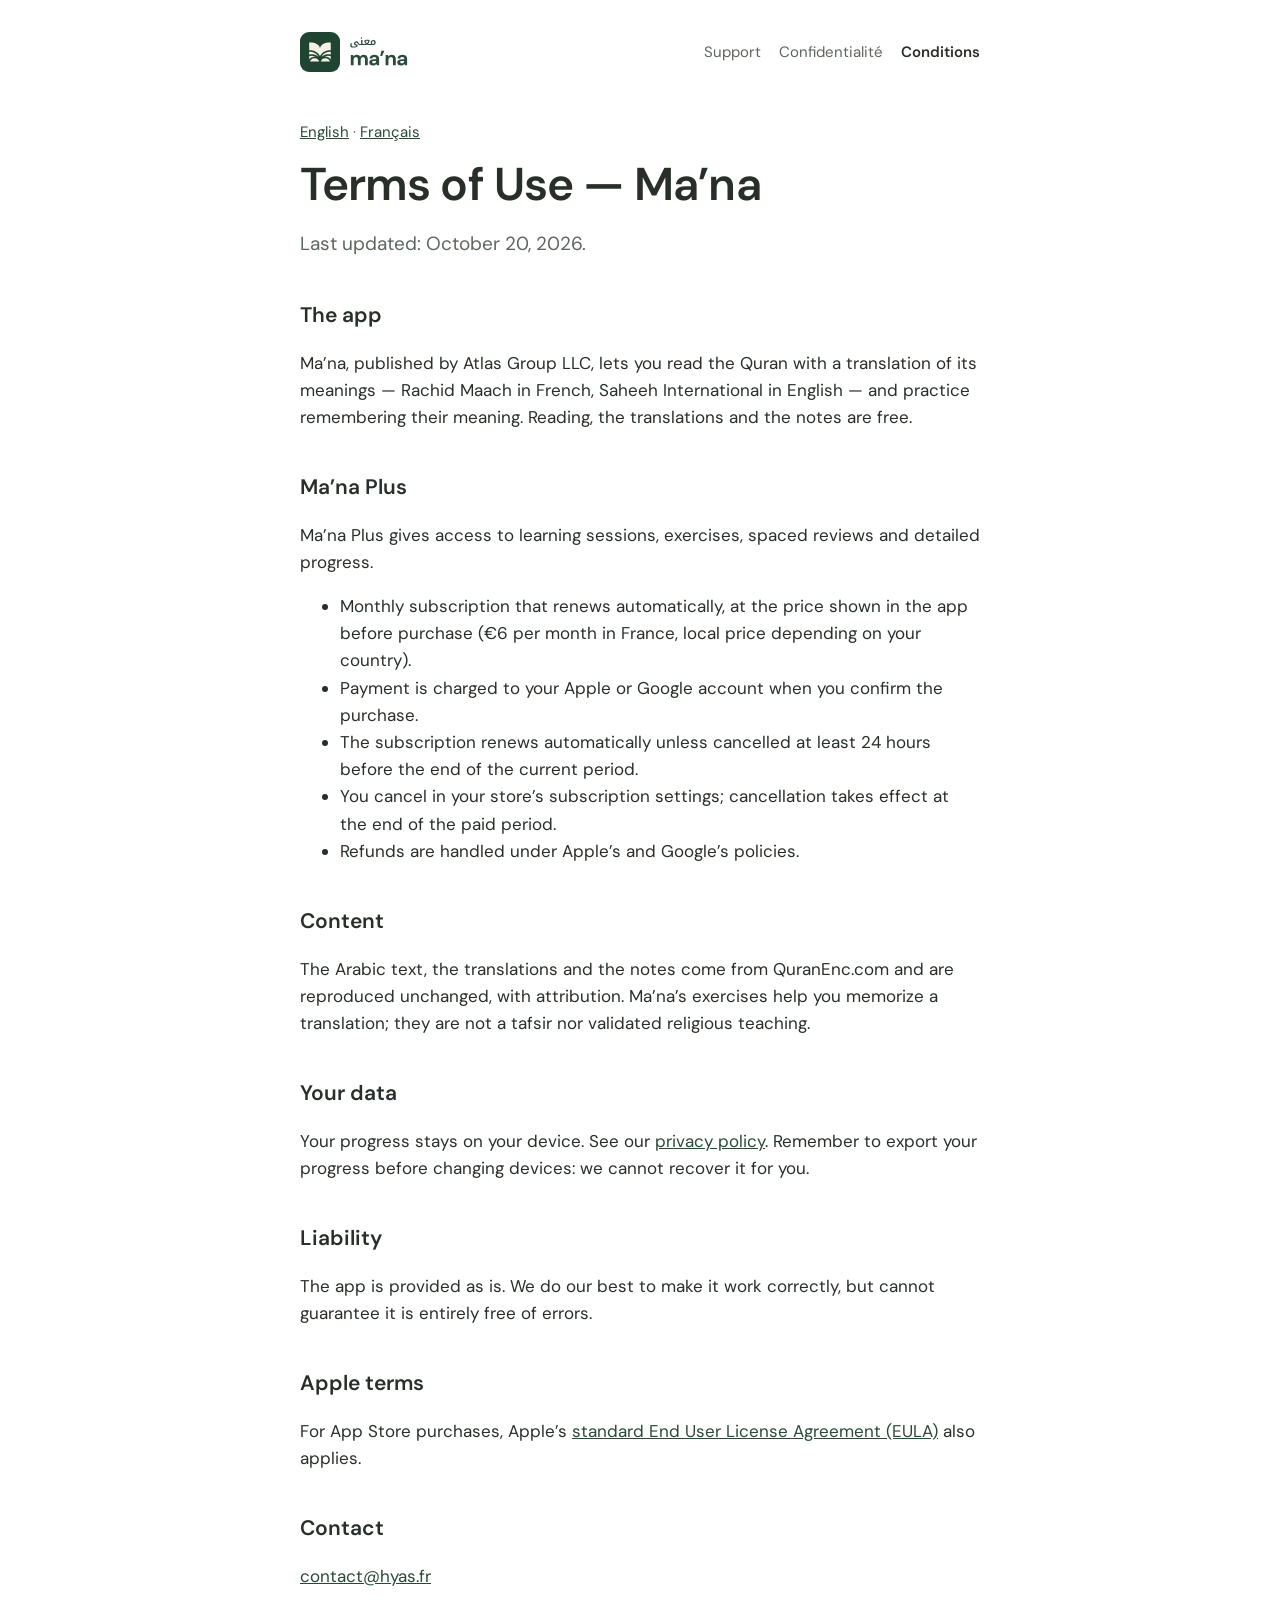
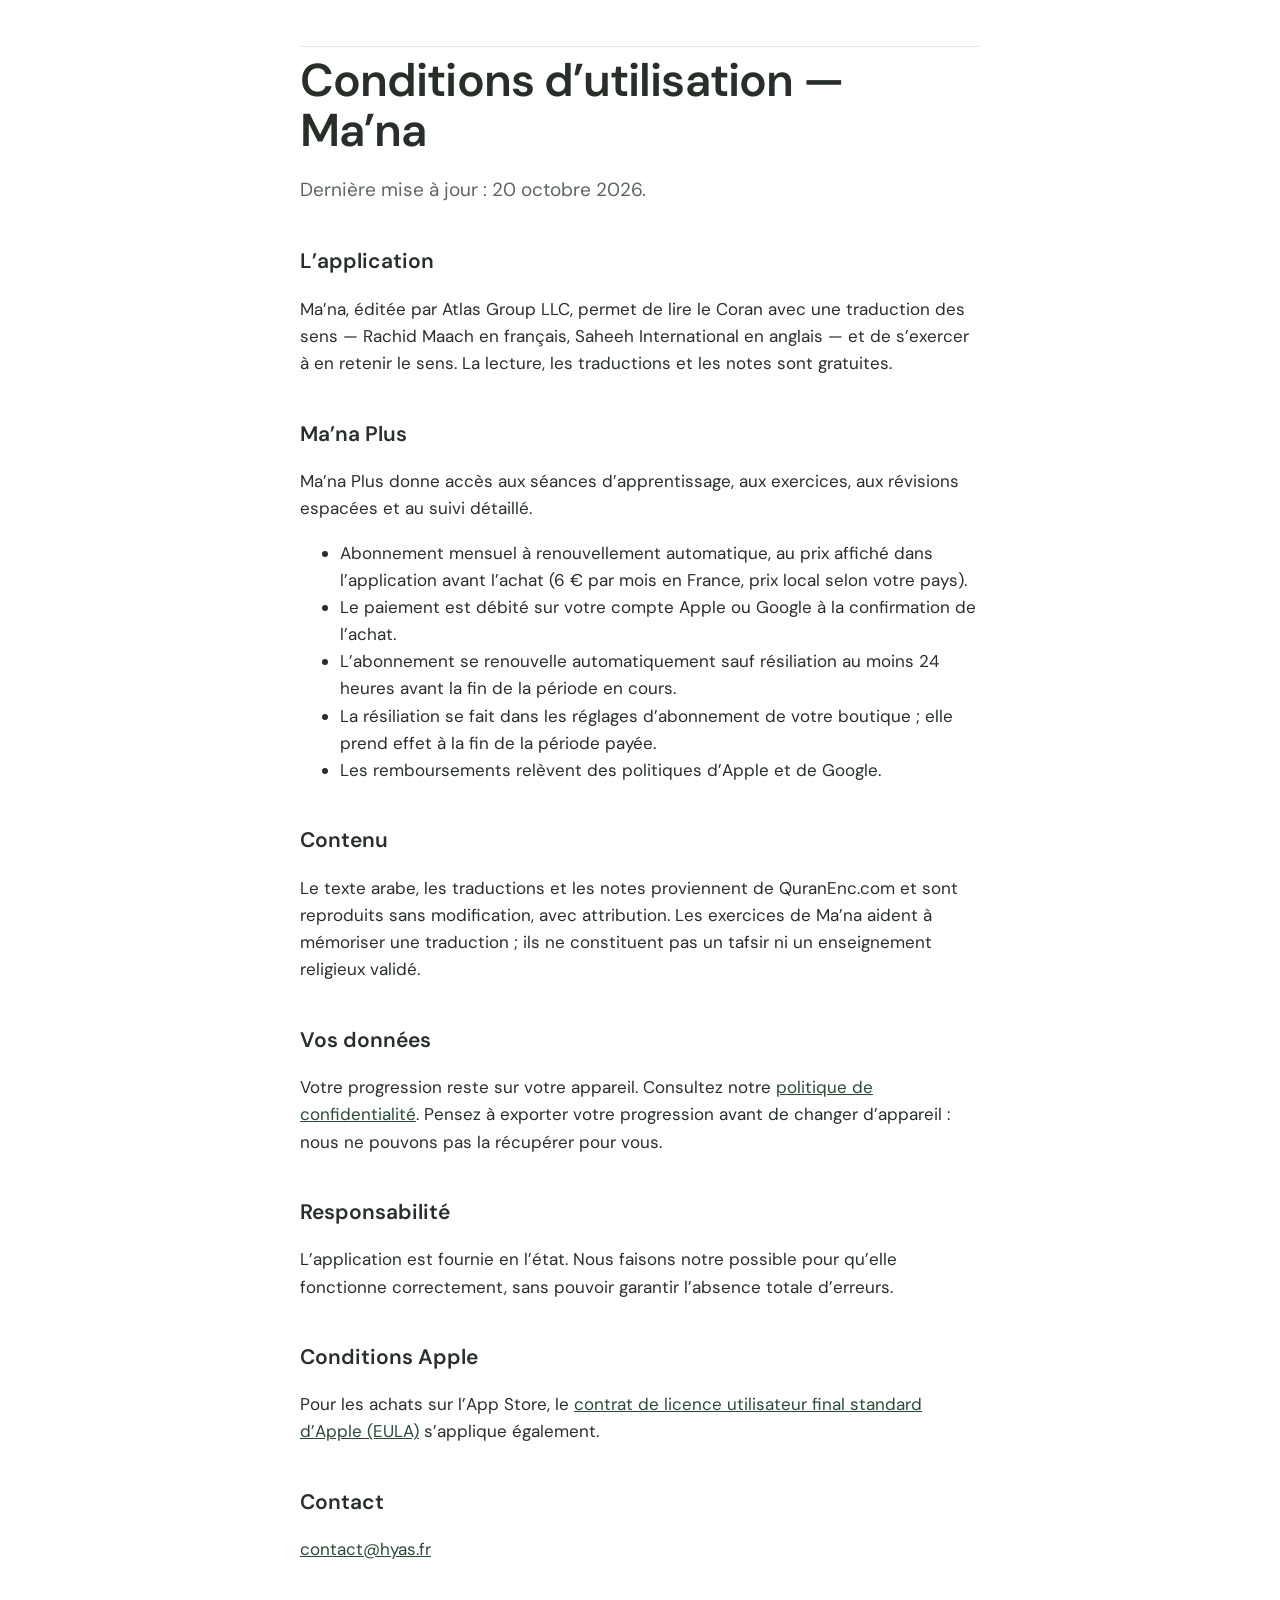
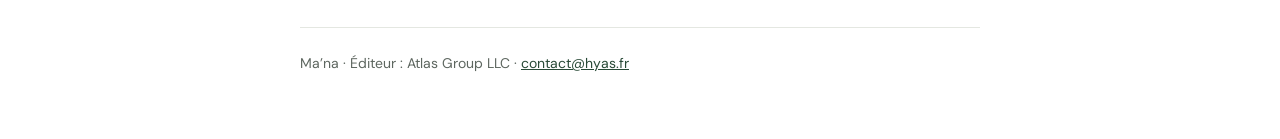
<file: conditions.html>
<!doctype html><html lang="fr"><head><meta charset="utf-8"><meta name="viewport" content="width=device-width,initial-scale=1"><title>Conditions · Ma’na</title><meta name="description" content="Ma’na — lire le Coran et retenir le sens, pas à pas."><link rel="icon" href="assets/icon-192.png"><link rel="stylesheet" href="style.css"></head><body><div class="wrap"><header><a class="logo" href="index.html" aria-label="Ma’na, support"><svg class="brand-lockup" aria-hidden="true" focusable="false" xmlns="http://www.w3.org/2000/svg" viewBox="0 0 157.8 58"><rect x="0" y="0" width="58" height="58" rx="13.05" fill="#1F4532"/><path transform="translate(13.34 15.16) scale(0.2768)" fill="#F5F0E3" fill-rule="evenodd" d="M61.64 99.98C61.21 99.92 61.12 99.45 61.42 98.79C61.52 98.56 61.64 98.17 61.69 97.91C61.86 96.95 63.13 94.40 64.23 92.83C66.22 89.95 68.89 87.60 72.08 85.90C73.07 85.37 74.87 84.55 75.33 84.42C75.54 84.35 75.89 84.22 76.10 84.13C76.30 84.03 76.76 83.89 77.10 83.82C77.45 83.74 77.92 83.61 78.16 83.53C78.38 83.45 78.93 83.33 79.36 83.27C79.80 83.21 80.55 83.08 81.04 82.98C82.61 82.66 87.05 82.67 88.59 83.00C88.84 83.06 89.45 83.16 89.94 83.24C90.43 83.32 91.06 83.47 91.34 83.56C91.63 83.66 92.01 83.76 92.20 83.78C93.12 83.90 96.96 85.52 98.15 86.29C100.36 87.71 100.54 87.84 101.89 89.06C103.10 90.13 104.44 91.60 105.13 92.60C105.95 93.81 107.19 96.17 107.36 96.87C107.41 97.06 107.52 97.35 107.60 97.50C107.68 97.67 107.82 98.07 107.91 98.40C108.00 98.73 108.11 99.14 108.17 99.32C108.25 99.60 108.25 99.62 108.08 99.79L107.91 99.97L84.85 99.99C72.17 100.00 61.73 100.00 61.64 99.98ZM5.04 99.83C4.86 99.65 4.86 99.43 5.04 99.03C5.11 98.85 5.23 98.48 5.28 98.21C5.34 97.94 5.45 97.60 5.53 97.47C5.61 97.34 5.71 97.07 5.76 96.87C5.85 96.47 6.84 94.46 7.36 93.60C9.30 90.43 12.83 87.26 16.36 85.54C17.05 85.20 18.78 84.46 18.87 84.46C18.90 84.46 19.27 84.31 19.72 84.14C20.15 83.97 20.68 83.81 20.88 83.79C21.08 83.76 21.48 83.66 21.77 83.56C22.06 83.47 22.79 83.31 23.39 83.21C23.99 83.11 24.51 83.02 24.54 82.99C24.73 82.88 26.85 82.75 28.52 82.75C30.43 82.75 31.37 82.82 32.08 83.00C32.30 83.05 32.87 83.15 33.36 83.21C33.85 83.27 34.43 83.37 34.64 83.44C34.86 83.50 35.44 83.65 35.94 83.78C36.43 83.92 36.96 84.08 37.11 84.16C37.26 84.23 37.58 84.35 37.81 84.42C38.17 84.52 40.06 85.36 40.51 85.61C40.59 85.65 40.96 85.86 41.33 86.06C42.26 86.56 42.86 86.93 43.52 87.42C43.82 87.64 44.25 87.96 44.46 88.11C45.98 89.22 48.43 91.91 49.25 93.35C49.34 93.53 49.60 93.96 49.82 94.31C50.47 95.40 51.29 97.24 51.47 98.02C51.53 98.30 51.66 98.70 51.76 98.91C51.97 99.38 51.98 99.54 51.79 99.78L51.64 99.97H28.41C5.28 99.97 5.18 99.97 5.04 99.83ZM0.10 88.78C0.00 88.63 -0.00 87.67 0.01 80.81C0.02 73.01 0.02 73.01 0.17 72.81C0.25 72.70 0.40 72.57 0.49 72.52C1.11 72.23 4.55 71.29 5.54 71.15C5.83 71.11 6.22 71.02 6.39 70.97C6.56 70.91 7.40 70.79 8.24 70.68C9.08 70.59 10.12 70.46 10.56 70.39C11.84 70.19 16.65 70.21 18.17 70.42C18.79 70.50 19.68 70.60 20.13 70.65C20.58 70.70 21.25 70.80 21.62 70.88C21.99 70.95 22.65 71.08 23.08 71.16C23.81 71.29 24.12 71.36 25.22 71.63C25.68 71.74 28.85 72.77 29.59 73.04C30.97 73.55 31.31 73.70 31.78 74.01C32.68 74.60 32.47 74.70 30.66 74.56C29.11 74.43 26.60 74.45 25.48 74.60C25.02 74.65 24.13 74.75 23.50 74.81C22.78 74.88 22.13 74.98 21.74 75.10C21.40 75.19 20.79 75.32 20.40 75.39C20.00 75.44 19.37 75.59 18.99 75.72C16.77 76.44 15.67 76.82 15.11 77.07C14.76 77.23 14.28 77.43 14.04 77.52C13.50 77.73 11.52 78.74 10.99 79.08C10.78 79.22 10.57 79.33 10.54 79.33C10.44 79.33 8.11 80.90 7.64 81.28C7.48 81.41 7.17 81.64 6.95 81.79C5.43 82.86 1.82 86.70 1.09 88.06C0.66 88.87 0.32 89.11 0.10 88.78ZM112.41 88.63C112.27 88.47 112.07 88.17 111.97 87.98C111.21 86.59 107.66 82.82 106.16 81.80C105.99 81.68 105.76 81.52 105.67 81.43C105.32 81.12 102.69 79.33 102.58 79.33C102.55 79.33 102.36 79.22 102.15 79.09C101.68 78.77 99.63 77.73 99.09 77.52C98.85 77.43 98.36 77.23 98.00 77.07C97.64 76.91 96.75 76.58 96.01 76.34C95.28 76.10 94.40 75.81 94.07 75.70C93.73 75.59 93.14 75.44 92.73 75.39C92.33 75.32 91.74 75.20 91.40 75.10C91.06 75.01 90.43 74.89 89.99 74.85C89.55 74.80 88.64 74.70 87.97 74.63C86.44 74.45 84.01 74.42 82.39 74.56C81.16 74.66 80.83 74.64 80.83 74.45C80.83 74.32 81.79 73.69 82.31 73.49C83.91 72.88 86.82 71.91 87.63 71.72C87.94 71.65 88.30 71.55 88.41 71.50C88.52 71.46 89.04 71.34 89.55 71.25C90.06 71.16 90.86 71.01 91.33 70.91C91.80 70.82 92.55 70.70 93.00 70.65C93.45 70.60 94.31 70.50 94.92 70.43C97.08 70.15 101.25 70.18 103.21 70.47C103.60 70.53 104.48 70.64 105.17 70.72C105.85 70.80 106.56 70.91 106.73 70.97C106.91 71.03 107.29 71.11 107.58 71.15C108.58 71.29 112.02 72.23 112.63 72.52C112.73 72.57 112.87 72.70 112.95 72.81C113.10 73.01 113.10 73.01 113.12 80.81C113.13 87.62 113.12 88.63 113.03 88.78C112.87 89.02 112.68 88.98 112.41 88.63ZM47.15 74.23C46.48 73.59 45.51 72.76 44.84 72.27C44.59 72.08 44.21 71.79 44.01 71.62C43.40 71.13 40.68 69.35 39.02 68.36C38.42 68.00 36.00 66.80 34.86 66.29C33.22 65.57 30.80 64.67 29.92 64.45C29.62 64.38 29.30 64.27 29.21 64.21C29.13 64.16 28.74 64.04 28.35 63.95C27.95 63.88 27.48 63.74 27.29 63.67C27.11 63.59 26.66 63.48 26.30 63.42C25.95 63.36 25.37 63.22 25.01 63.11C24.65 63.00 24.12 62.90 23.83 62.87C23.53 62.84 22.82 62.73 22.26 62.61C21.69 62.50 20.76 62.37 20.19 62.33C19.63 62.28 18.55 62.20 17.81 62.13C16.03 61.96 12.28 61.97 10.59 62.13C9.95 62.20 9.11 62.27 8.74 62.29C7.97 62.34 6.83 62.50 6.46 62.61C6.33 62.65 5.74 62.74 5.16 62.82C4.58 62.90 3.84 63.05 3.51 63.14C3.19 63.24 2.70 63.35 2.43 63.39C2.16 63.43 1.70 63.56 1.40 63.68C0.76 63.92 0.43 63.94 0.19 63.76L0.02 63.62L0.01 56.63C-0.00 49.06 -0.01 49.31 0.37 49.05C0.62 48.89 5.20 48.81 6.59 48.94C7.09 48.98 8.31 49.08 9.31 49.16C10.34 49.24 11.40 49.36 11.76 49.45C12.12 49.53 12.77 49.64 13.23 49.70C13.68 49.76 14.41 49.90 14.86 50.01C15.31 50.13 15.84 50.24 16.03 50.26C16.23 50.29 16.61 50.39 16.88 50.48C17.15 50.58 17.65 50.70 17.99 50.76C18.32 50.83 18.79 50.95 19.02 51.05C19.26 51.14 19.66 51.26 19.91 51.33C20.17 51.39 20.68 51.55 21.05 51.68C21.42 51.81 22.11 52.06 22.58 52.22C26.43 53.58 31.01 56.01 34.55 58.57C38.32 61.31 41.82 64.75 44.41 68.23C45.16 69.24 46.70 71.56 46.95 72.07C47.04 72.25 47.32 72.73 47.57 73.14C48.53 74.75 48.30 75.32 47.15 74.23ZM64.98 74.66C64.87 74.37 65.28 73.54 66.67 71.25C70.53 64.92 76.26 59.55 83.57 55.40C86.23 53.89 90.35 52.15 93.11 51.36C93.50 51.25 93.98 51.10 94.17 51.02C94.37 50.95 94.82 50.83 95.16 50.76C95.51 50.70 95.96 50.58 96.16 50.51C96.36 50.43 96.80 50.32 97.13 50.26C97.46 50.21 98.02 50.07 98.37 49.98C98.73 49.88 99.33 49.76 99.72 49.72C100.12 49.68 100.77 49.57 101.19 49.48C101.69 49.36 102.54 49.26 103.82 49.16C104.85 49.08 106.06 48.98 106.50 48.94C107.85 48.79 112.54 48.89 112.78 49.07C113.15 49.35 113.14 49.06 113.12 56.58L113.10 63.62L112.94 63.76C112.70 63.94 112.38 63.92 111.72 63.68C111.40 63.56 110.93 63.43 110.67 63.39C110.41 63.35 109.94 63.24 109.61 63.14C109.28 63.05 108.54 62.90 107.96 62.82C107.38 62.74 106.80 62.65 106.66 62.61C106.30 62.50 105.16 62.34 104.39 62.29C104.02 62.27 103.18 62.20 102.54 62.13C100.84 61.97 97.09 61.96 95.31 62.13C94.57 62.20 93.49 62.28 92.93 62.33C92.37 62.37 91.45 62.49 90.89 62.61C90.33 62.72 89.58 62.84 89.22 62.88C88.85 62.92 88.36 63.02 88.13 63.11C87.89 63.19 87.36 63.32 86.95 63.39C86.54 63.47 86.01 63.60 85.77 63.68C85.54 63.76 85.06 63.89 84.71 63.97C84.36 64.05 84.00 64.16 83.91 64.21C83.82 64.27 83.50 64.38 83.20 64.45C82.71 64.57 81.65 64.94 80.02 65.56C75.34 67.33 69.80 70.72 66.22 74.01C65.38 74.79 65.09 74.94 64.98 74.66ZM56.29 71.74C56.22 71.67 55.96 71.21 55.74 70.72C55.51 70.23 55.20 69.61 55.05 69.33C54.44 68.28 54.18 67.82 53.86 67.31C53.68 67.01 53.44 66.62 53.32 66.43C52.53 65.14 50.27 62.10 49.13 60.78C46.10 57.32 43.55 54.94 40.07 52.35C38.95 51.51 38.39 51.13 36.58 49.99C34.31 48.55 33.62 48.17 31.34 47.03C29.90 46.32 28.22 45.57 27.10 45.14C26.77 45.01 26.24 44.80 25.93 44.68C24.61 44.16 24.25 44.03 24.15 44.03C24.08 44.03 23.79 43.94 23.50 43.82C23.21 43.70 22.71 43.54 22.40 43.46C22.10 43.39 21.69 43.25 21.50 43.17C21.31 43.09 20.98 43.00 20.76 42.96C20.55 42.92 20.04 42.78 19.62 42.65C19.22 42.52 18.64 42.38 18.35 42.33C18.05 42.29 17.58 42.17 17.28 42.08C16.98 41.99 16.28 41.85 15.71 41.76C15.14 41.68 14.51 41.56 14.29 41.51C14.07 41.45 13.32 41.34 12.62 41.26C11.91 41.18 11.29 41.10 11.23 41.07C10.69 40.88 7.86 40.74 4.19 40.72C0.36 40.70 0.32 40.70 0.17 40.55L0.02 40.40L0.01 20.50C-0.01 -1.44 -0.04 0.25 0.42 0.05C0.67 -0.04 8.96 0.00 10.70 0.12C13.58 0.32 18.28 0.88 19.95 1.23C20.22 1.29 20.76 1.39 21.13 1.44C21.51 1.49 22.20 1.64 22.67 1.76C23.13 1.87 23.76 2.00 24.06 2.04C24.37 2.08 24.68 2.15 24.75 2.19C24.83 2.23 25.23 2.34 25.65 2.44C26.08 2.54 26.66 2.70 26.96 2.79C27.25 2.88 27.99 3.11 28.60 3.29C29.75 3.64 31.01 4.07 31.80 4.38C32.05 4.48 32.50 4.65 32.79 4.77C33.09 4.88 33.65 5.10 34.04 5.25C36.09 6.03 40.79 8.51 42.30 9.61C42.47 9.74 42.81 9.98 43.05 10.16C44.93 11.49 47.03 13.30 48.57 14.94C49.79 16.25 50.65 17.29 51.79 18.88C52.20 19.45 52.92 20.60 53.11 20.98C53.22 21.19 53.49 21.69 53.71 22.08C54.55 23.56 55.57 25.87 55.98 27.24C56.20 28.00 56.31 28.17 56.56 28.17C56.82 28.16 56.92 28.00 57.15 27.24C57.56 25.86 58.55 23.61 59.40 22.12C59.61 21.75 59.88 21.25 60.00 21.01C60.21 20.59 60.93 19.43 61.34 18.88C61.45 18.72 61.75 18.31 62.01 17.95C63.02 16.56 65.24 14.10 66.35 13.15C66.71 12.84 67.22 12.40 67.49 12.15C68.68 11.09 70.94 9.49 73.00 8.26C74.60 7.31 77.87 5.68 79.16 5.22C79.51 5.09 80.04 4.89 80.33 4.77C81.57 4.28 81.83 4.18 82.61 3.91C83.39 3.64 84.43 3.31 85.99 2.84C86.38 2.72 87.04 2.54 87.45 2.45C87.86 2.35 88.29 2.23 88.40 2.19C88.51 2.15 88.85 2.08 89.14 2.04C89.44 2.00 90.05 1.87 90.49 1.75C90.94 1.64 91.62 1.49 91.99 1.44C92.37 1.39 92.90 1.29 93.18 1.23C94.85 0.88 99.63 0.30 102.43 0.12C104.23 0.00 112.45 -0.04 112.71 0.05C113.18 0.25 113.14 -1.44 113.12 20.50L113.10 40.40L112.95 40.55C112.81 40.70 112.76 40.70 109.00 40.72C105.15 40.74 103.42 40.82 101.86 41.08C101.50 41.14 100.77 41.23 100.22 41.29C99.67 41.35 99.05 41.45 98.83 41.51C98.62 41.56 97.98 41.68 97.41 41.76C96.85 41.84 96.14 41.98 95.85 42.08C95.56 42.17 95.01 42.30 94.64 42.36C94.26 42.43 93.69 42.57 93.35 42.68C93.02 42.80 92.61 42.91 92.43 42.94C92.25 42.96 91.87 43.08 91.58 43.19C91.28 43.29 90.84 43.44 90.60 43.50C90.36 43.56 89.92 43.70 89.63 43.82C89.33 43.94 89.04 44.03 88.98 44.03C88.87 44.03 88.52 44.16 87.20 44.68C86.88 44.80 86.36 45.01 86.02 45.14C83.28 46.20 79.51 48.09 77.13 49.62C76.70 49.89 76.10 50.28 75.78 50.47C74.00 51.58 71.55 53.43 69.48 55.23C68.19 56.35 66.42 58.08 65.32 59.30C64.52 60.18 64.13 60.62 63.13 61.82C62.53 62.54 60.35 65.53 59.93 66.20C58.41 68.70 57.89 69.62 57.39 70.72C56.97 71.61 56.80 71.86 56.56 71.86C56.49 71.86 56.37 71.81 56.29 71.74Z"/><path transform="translate(72.00 19.00)" fill="currentColor" d="M3.98 3.59Q3.07 3.59 2.39 3.14Q1.71 2.69 1.34 1.91Q0.97 1.12 0.97 0.12Q0.97 -0.63 1.09 -1.31Q1.21 -2.01 1.47 -2.71H3.21Q3.0 -2.1 2.93 -1.52Q2.86 -0.94 2.86 -0.13Q2.86 0.48 3.10 0.96Q3.34 1.45 3.76 1.73Q4.18 2.01 4.71 2.01H7.36Q8.01 2.01 8.50 1.91Q9.0 1.81 9.29 1.60Q9.58 1.39 9.58 1.03Q9.58 0.75 9.32 0.55Q9.07 0.36 8.53 0.21Q7.72 0.0 7.21 -0.27Q6.70 -0.55 6.46 -0.96Q6.22 -1.38 6.22 -1.98Q6.22 -2.38 6.36 -2.80Q6.51 -3.22 6.77 -3.64Q7.15 -4.2 7.68 -4.65Q8.20 -5.1 8.78 -5.35Q9.36 -5.60 9.9 -5.60Q10.15 -5.60 10.37 -5.56Q10.60 -5.52 10.79 -5.43Q11.26 -5.20 11.67 -4.74Q12.09 -4.29 12.69 -3.40Q13.08 -2.80 13.38 -2.44Q13.69 -2.08 13.93 -1.90Q14.14 -1.75 14.37 -1.67Q14.61 -1.58 14.86 -1.58H14.94Q15.01 -1.58 15.01 -1.53V-0.07Q15.01 0.0 14.94 0.0H14.86Q14.37 0.0 13.95 -0.10Q13.53 -0.21 13.15 -0.46Q12.78 -0.72 12.36 -1.14Q12.28 -1.21 12.09 -1.47Q11.89 -1.74 11.59 -2.16Q11.25 -2.65 10.97 -2.99Q10.69 -3.33 10.48 -3.49Q10.29 -3.67 10.08 -3.75Q9.88 -3.84 9.70 -3.84Q9.46 -3.84 9.18 -3.68Q8.89 -3.52 8.64 -3.26Q8.38 -3.01 8.21 -2.74Q8.05 -2.47 8.05 -2.25Q8.05 -2.05 8.18 -1.88Q8.31 -1.72 8.55 -1.58Q8.80 -1.45 9.15 -1.34Q9.66 -1.2 10.02 -1.04Q10.37 -0.89 10.62 -0.76Q11.07 -0.49 11.30 -0.10Q11.53 0.28 11.53 0.79Q11.53 2.17 10.49 2.88Q9.45 3.59 7.38 3.59ZM17.1 -9.37Q16.65 -9.37 16.39 -9.64Q16.14 -9.91 16.14 -10.39Q16.14 -10.87 16.39 -11.14Q16.65 -11.41 17.1 -11.41Q17.53 -11.41 17.78 -11.13Q18.03 -10.86 18.03 -10.39Q18.03 -9.93 17.78 -9.65Q17.53 -9.37 17.1 -9.37ZM14.79 0.0Q14.71 0.0 14.71 -0.07V-1.53Q14.71 -1.58 14.79 -1.58H16.69V-7.38H18.63V-1.58H20.58Q20.65 -1.58 20.65 -1.53V-0.07Q20.65 0.0 20.58 0.0ZM27.73 0.0Q27.06 0.0 26.30 -0.22Q25.54 -0.44 24.96 -0.80Q24.28 -0.40 23.58 -0.20Q22.89 0.0 22.16 0.0H20.43Q20.35 0.0 20.35 -0.07V-1.53Q20.35 -1.58 20.43 -1.58H22.00Q22.41 -1.58 22.83 -1.67Q23.25 -1.75 23.53 -1.87Q23.29 -2.05 23.04 -2.34Q22.78 -2.63 22.51 -3.01Q21.99 -3.78 21.59 -4.66Q21.20 -5.55 21.07 -6.35Q21.66 -6.85 22.35 -7.21Q23.04 -7.57 23.77 -7.76Q24.50 -7.94 25.2 -7.94Q26.23 -7.94 27.18 -7.70Q28.12 -7.45 28.90 -6.98Q28.90 -5.92 28.59 -4.94Q28.29 -3.97 27.72 -3.19Q27.16 -2.41 26.38 -1.89Q26.71 -1.74 27.07 -1.66Q27.43 -1.58 27.84 -1.58H29.59Q29.66 -1.58 29.66 -1.53V-0.07Q29.66 0.0 29.59 0.0ZM24.99 -2.73Q25.96 -3.33 26.46 -4.14Q26.97 -4.95 27.02 -6.0Q26.64 -6.18 26.17 -6.27Q25.71 -6.35 25.18 -6.35Q24.82 -6.35 24.44 -6.27Q24.06 -6.19 23.7 -6.05Q23.34 -5.91 23.05 -5.7Q23.20 -5.1 23.48 -4.53Q23.75 -3.97 24.14 -3.51Q24.52 -3.06 24.99 -2.73ZM29.44 0.0Q29.37 0.0 29.37 -0.07V-1.53Q29.37 -1.58 29.44 -1.58H31.2Q30.97 -2.14 30.85 -2.7Q30.73 -3.25 30.73 -3.82Q30.73 -4.47 30.93 -5.17Q31.12 -5.88 31.42 -6.42Q32.1 -6.85 32.87 -7.08Q33.66 -7.31 34.32 -7.31Q34.81 -7.31 35.26 -7.21Q35.71 -7.10 36.12 -6.89Q36.91 -6.46 37.34 -5.67Q37.78 -4.89 37.78 -3.85Q37.78 -3.28 37.66 -2.77Q37.54 -2.26 37.29 -1.82Q36.78 -0.96 35.89 -0.48Q35.01 0.0 33.91 0.0ZM32.56 -3.70Q32.56 -3.22 32.67 -2.7Q32.77 -2.17 32.98 -1.58H33.72Q34.35 -1.58 34.82 -1.87Q35.29 -2.16 35.56 -2.67Q35.83 -3.19 35.83 -3.86Q35.83 -4.71 35.4 -5.22Q34.96 -5.74 34.29 -5.74Q33.91 -5.74 33.52 -5.61Q33.13 -5.49 32.77 -5.25Q32.67 -4.89 32.61 -4.50Q32.56 -4.12 32.56 -3.70Z"/><path transform="translate(72.00 48.23)" fill="currentColor" d="M1.68 0.0V-14.87H5.22L5.55 -12.69H5.60Q6.3 -13.92 7.5 -14.58Q8.7 -15.24 10.29 -15.24Q11.43 -15.24 12.36 -14.94Q13.29 -14.63 13.99 -14.04Q14.7 -13.44 15.18 -12.51H15.20Q16.05 -13.79 17.38 -14.52Q18.72 -15.24 20.43 -15.24Q22.32 -15.24 23.62 -14.44Q24.93 -13.65 25.61 -12.12Q26.31 -10.59 26.31 -8.34V0.0H22.29V-7.97Q22.29 -9.84 21.57 -10.83Q20.84 -11.82 19.32 -11.82Q18.33 -11.82 17.58 -11.35Q16.83 -10.88 16.42 -9.98Q16.02 -9.09 16.02 -7.8V0.0H11.96V-7.97Q11.96 -9.84 11.26 -10.83Q10.55 -11.82 9.0 -11.82Q8.04 -11.82 7.30 -11.32Q6.56 -10.83 6.14 -9.91Q5.72 -9.0 5.72 -7.68V0.0ZM33.87 0.36Q32.01 0.36 30.81 -0.24Q29.61 -0.84 29.04 -1.85Q28.47 -2.88 28.47 -4.10Q28.47 -5.49 29.17 -6.52Q29.88 -7.56 31.32 -8.16Q32.76 -8.76 34.92 -8.76H38.67Q38.67 -9.84 38.35 -10.55Q38.04 -11.28 37.41 -11.62Q36.78 -11.96 35.76 -11.96Q34.62 -11.96 33.78 -11.45Q32.94 -10.95 32.76 -9.87H28.83Q28.98 -11.52 29.91 -12.71Q30.84 -13.92 32.37 -14.58Q33.9 -15.24 35.79 -15.24Q37.92 -15.24 39.48 -14.53Q41.04 -13.83 41.87 -12.46Q42.72 -11.1 42.72 -9.15V0.0H39.33L38.87 -2.31H38.85Q38.48 -1.68 37.99 -1.2Q37.5 -0.72 36.87 -0.36Q36.24 0.0 35.49 0.18Q34.74 0.36 33.87 0.36ZM34.98 -2.76Q35.79 -2.76 36.40 -3.04Q37.01 -3.33 37.47 -3.81Q37.92 -4.29 38.17 -4.93Q38.43 -5.58 38.51 -6.27H35.4Q34.47 -6.27 33.87 -6.04Q33.26 -5.81 33.0 -5.41Q32.73 -5.01 32.73 -4.47Q32.73 -3.92 33.01 -3.54Q33.3 -3.15 33.79 -2.95Q34.29 -2.76 34.98 -2.76ZM50.27 -21.0 47.19 -13.53H44.43L46.05 -21.0ZM52.19 0.0V-14.87H55.70L56.03 -12.42H56.06Q56.78 -13.70 58.05 -14.47Q59.30 -15.24 61.13 -15.24Q63.0 -15.24 64.28 -14.44Q65.58 -13.65 66.25 -12.12Q66.92 -10.59 66.92 -8.34V0.0H62.91V-7.97Q62.91 -9.84 62.16 -10.83Q61.41 -11.82 59.76 -11.82Q58.73 -11.82 57.94 -11.32Q57.15 -10.83 56.69 -9.91Q56.24 -9.0 56.24 -7.68V0.0ZM74.49 0.36Q72.63 0.36 71.42 -0.24Q70.22 -0.84 69.66 -1.85Q69.09 -2.88 69.09 -4.10Q69.09 -5.49 69.79 -6.52Q70.5 -7.56 71.94 -8.16Q73.38 -8.76 75.53 -8.76H79.28Q79.28 -9.84 78.97 -10.55Q78.66 -11.28 78.03 -11.62Q77.39 -11.96 76.38 -11.96Q75.24 -11.96 74.4 -11.45Q73.56 -10.95 73.38 -9.87H69.45Q69.6 -11.52 70.53 -12.71Q71.46 -13.92 72.99 -14.58Q74.52 -15.24 76.41 -15.24Q78.53 -15.24 80.1 -14.53Q81.66 -13.83 82.5 -12.46Q83.34 -11.1 83.34 -9.15V0.0H79.95L79.5 -2.31H79.47Q79.11 -1.68 78.61 -1.2Q78.12 -0.72 77.49 -0.36Q76.86 0.0 76.11 0.18Q75.36 0.36 74.49 0.36ZM75.6 -2.76Q76.41 -2.76 77.02 -3.04Q77.64 -3.33 78.09 -3.81Q78.53 -4.29 78.79 -4.93Q79.05 -5.58 79.14 -6.27H76.02Q75.09 -6.27 74.49 -6.04Q73.89 -5.81 73.62 -5.41Q73.35 -5.01 73.35 -4.47Q73.35 -3.92 73.63 -3.54Q73.92 -3.15 74.41 -2.95Q74.91 -2.76 75.6 -2.76Z"/></svg></a><nav><a href="index.html" >Support</a><a href="confidentialite.html" >Confidentialité</a><a href="conditions.html" aria-current="page">Conditions</a></nav></header><main>
<p class="small"><a href="#en">English</a> · <a href="#fr">Français</a></p>
<section id="en" lang="en">
<h1>Terms of Use — Ma’na</h1><p class="lead">Last updated: October 20, 2026.</p>
<h2>The app</h2><p>Ma’na, published by Atlas Group LLC, lets you read the Quran with a translation of its meanings — Rachid Maach in French, Saheeh International in English — and practice remembering their meaning. Reading, the translations and the notes are free.</p>
<h2>Ma’na Plus</h2><p>Ma’na Plus gives access to learning sessions, exercises, spaced reviews and detailed progress.</p><ul><li>Monthly subscription that renews automatically, at the price shown in the app before purchase (€6 per month in France, local price depending on your country).</li><li>Payment is charged to your Apple or Google account when you confirm the purchase.</li><li>The subscription renews automatically unless cancelled at least 24 hours before the end of the current period.</li><li>You cancel in your store’s subscription settings; cancellation takes effect at the end of the paid period.</li><li>Refunds are handled under Apple’s and Google’s policies.</li></ul>
<h2>Content</h2><p>The Arabic text, the translations and the notes come from QuranEnc.com and are reproduced unchanged, with attribution. Ma’na’s exercises help you memorize a translation; they are not a tafsir nor validated religious teaching.</p>
<h2>Your data</h2><p>Your progress stays on your device. See our <a href="confidentialite.html#en">privacy policy</a>. Remember to export your progress before changing devices: we cannot recover it for you.</p>
<h2>Liability</h2><p>The app is provided as is. We do our best to make it work correctly, but cannot guarantee it is entirely free of errors.</p>
<h2>Apple terms</h2><p>For App Store purchases, Apple’s <a href="https://www.apple.com/legal/internet-services/itunes/dev/stdeula/">standard End User License Agreement (EULA)</a> also applies.</p>
<h2>Contact</h2><p><a href="mailto:contact@hyas.fr">contact@hyas.fr</a></p>
</section>
<hr class="sep" />
<section id="fr" lang="fr">
<h1>Conditions d’utilisation — Ma’na</h1><p class="lead">Dernière mise à jour : 20 octobre 2026.</p>
<h2>L’application</h2><p>Ma’na, éditée par Atlas Group LLC, permet de lire le Coran avec une traduction des sens — Rachid Maach en français, Saheeh International en anglais — et de s’exercer à en retenir le sens. La lecture, les traductions et les notes sont gratuites.</p>
<h2>Ma’na Plus</h2><p>Ma’na Plus donne accès aux séances d’apprentissage, aux exercices, aux révisions espacées et au suivi détaillé.</p><ul><li>Abonnement mensuel à renouvellement automatique, au prix affiché dans l’application avant l’achat (6 € par mois en France, prix local selon votre pays).</li><li>Le paiement est débité sur votre compte Apple ou Google à la confirmation de l’achat.</li><li>L’abonnement se renouvelle automatiquement sauf résiliation au moins 24 heures avant la fin de la période en cours.</li><li>La résiliation se fait dans les réglages d’abonnement de votre boutique ; elle prend effet à la fin de la période payée.</li><li>Les remboursements relèvent des politiques d’Apple et de Google.</li></ul>
<h2>Contenu</h2><p>Le texte arabe, les traductions et les notes proviennent de QuranEnc.com et sont reproduits sans modification, avec attribution. Les exercices de Ma’na aident à mémoriser une traduction ; ils ne constituent pas un tafsir ni un enseignement religieux validé.</p>
<h2>Vos données</h2><p>Votre progression reste sur votre appareil. Consultez notre <a href="confidentialite.html#fr">politique de confidentialité</a>. Pensez à exporter votre progression avant de changer d’appareil : nous ne pouvons pas la récupérer pour vous.</p>
<h2>Responsabilité</h2><p>L’application est fournie en l’état. Nous faisons notre possible pour qu’elle fonctionne correctement, sans pouvoir garantir l’absence totale d’erreurs.</p>
<h2>Conditions Apple</h2><p>Pour les achats sur l’App Store, le <a href="https://www.apple.com/legal/internet-services/itunes/dev/stdeula/">contrat de licence utilisateur final standard d’Apple (EULA)</a> s’applique également.</p>
<h2>Contact</h2><p><a href="mailto:contact@hyas.fr">contact@hyas.fr</a></p>
</section>
</main><footer>Ma’na · Éditeur : Atlas Group LLC · <a href="mailto:contact@hyas.fr">contact@hyas.fr</a></footer></div></body></html>
</file>
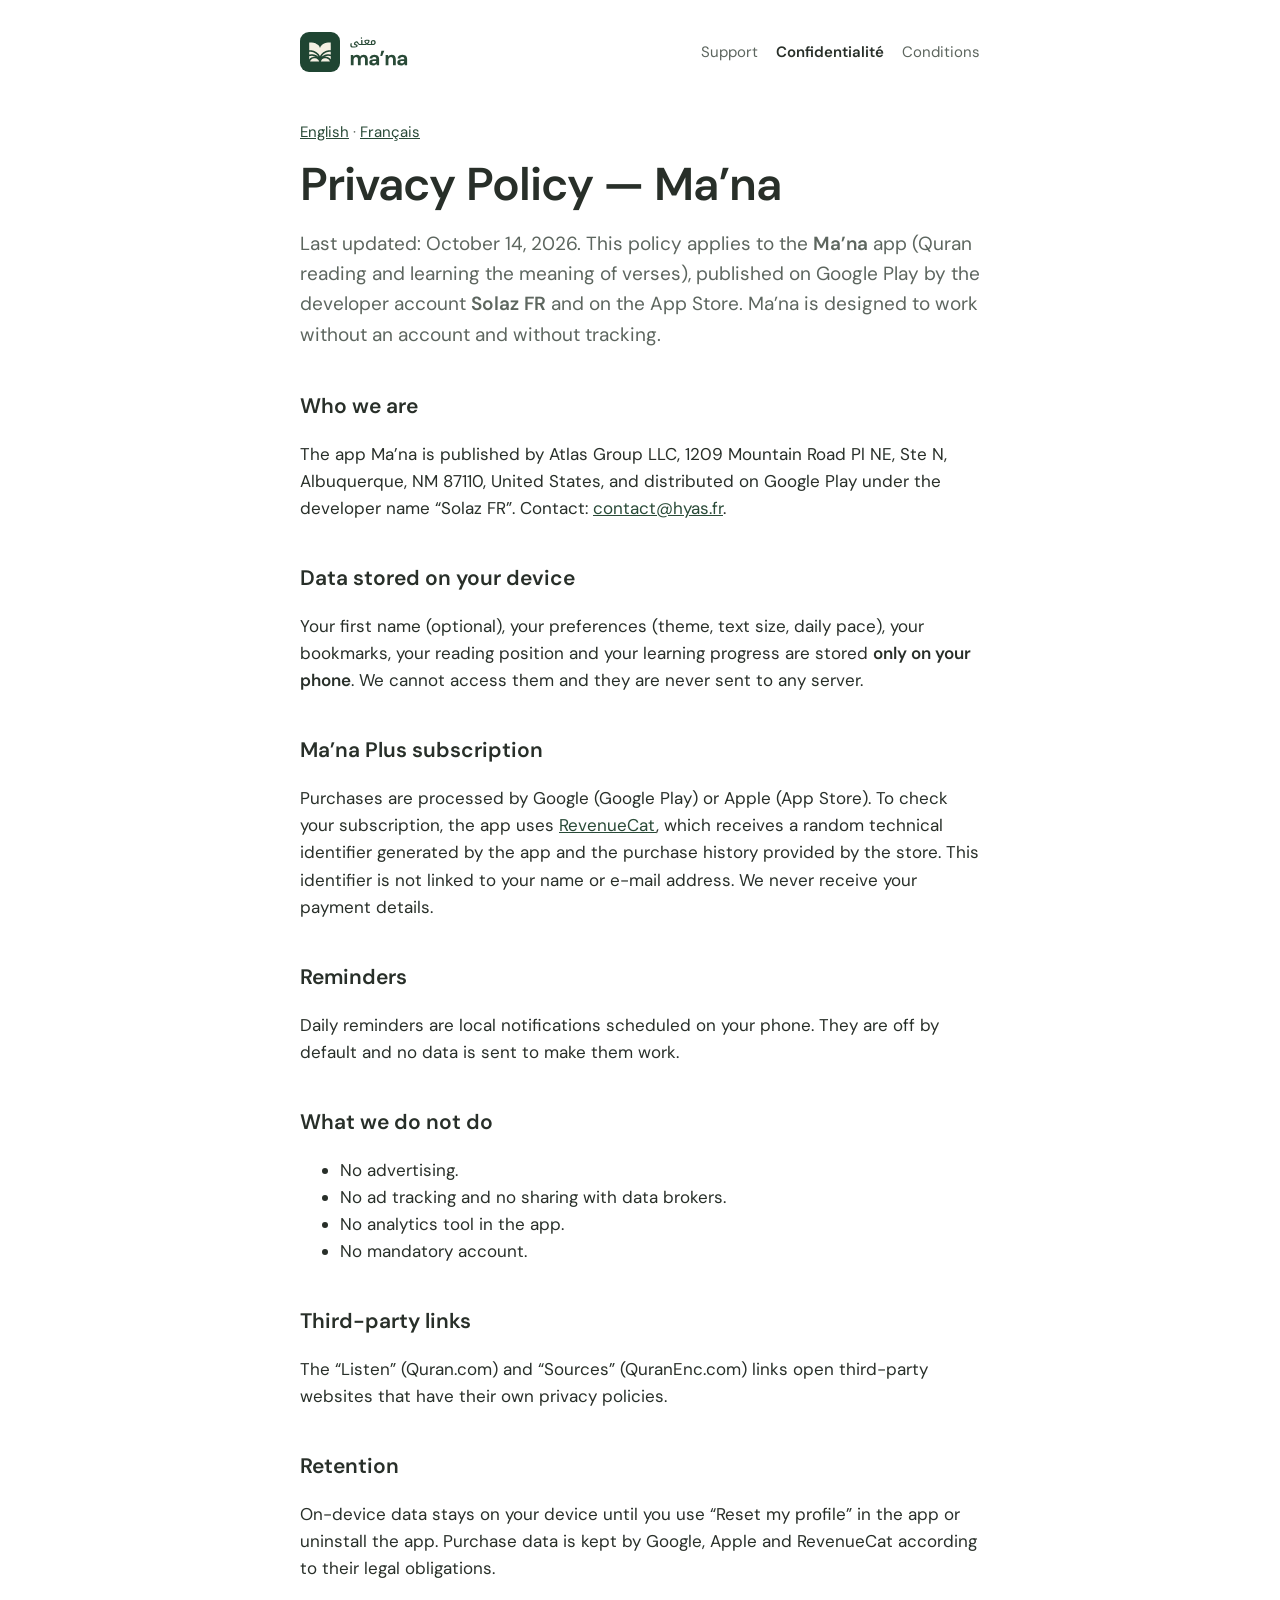
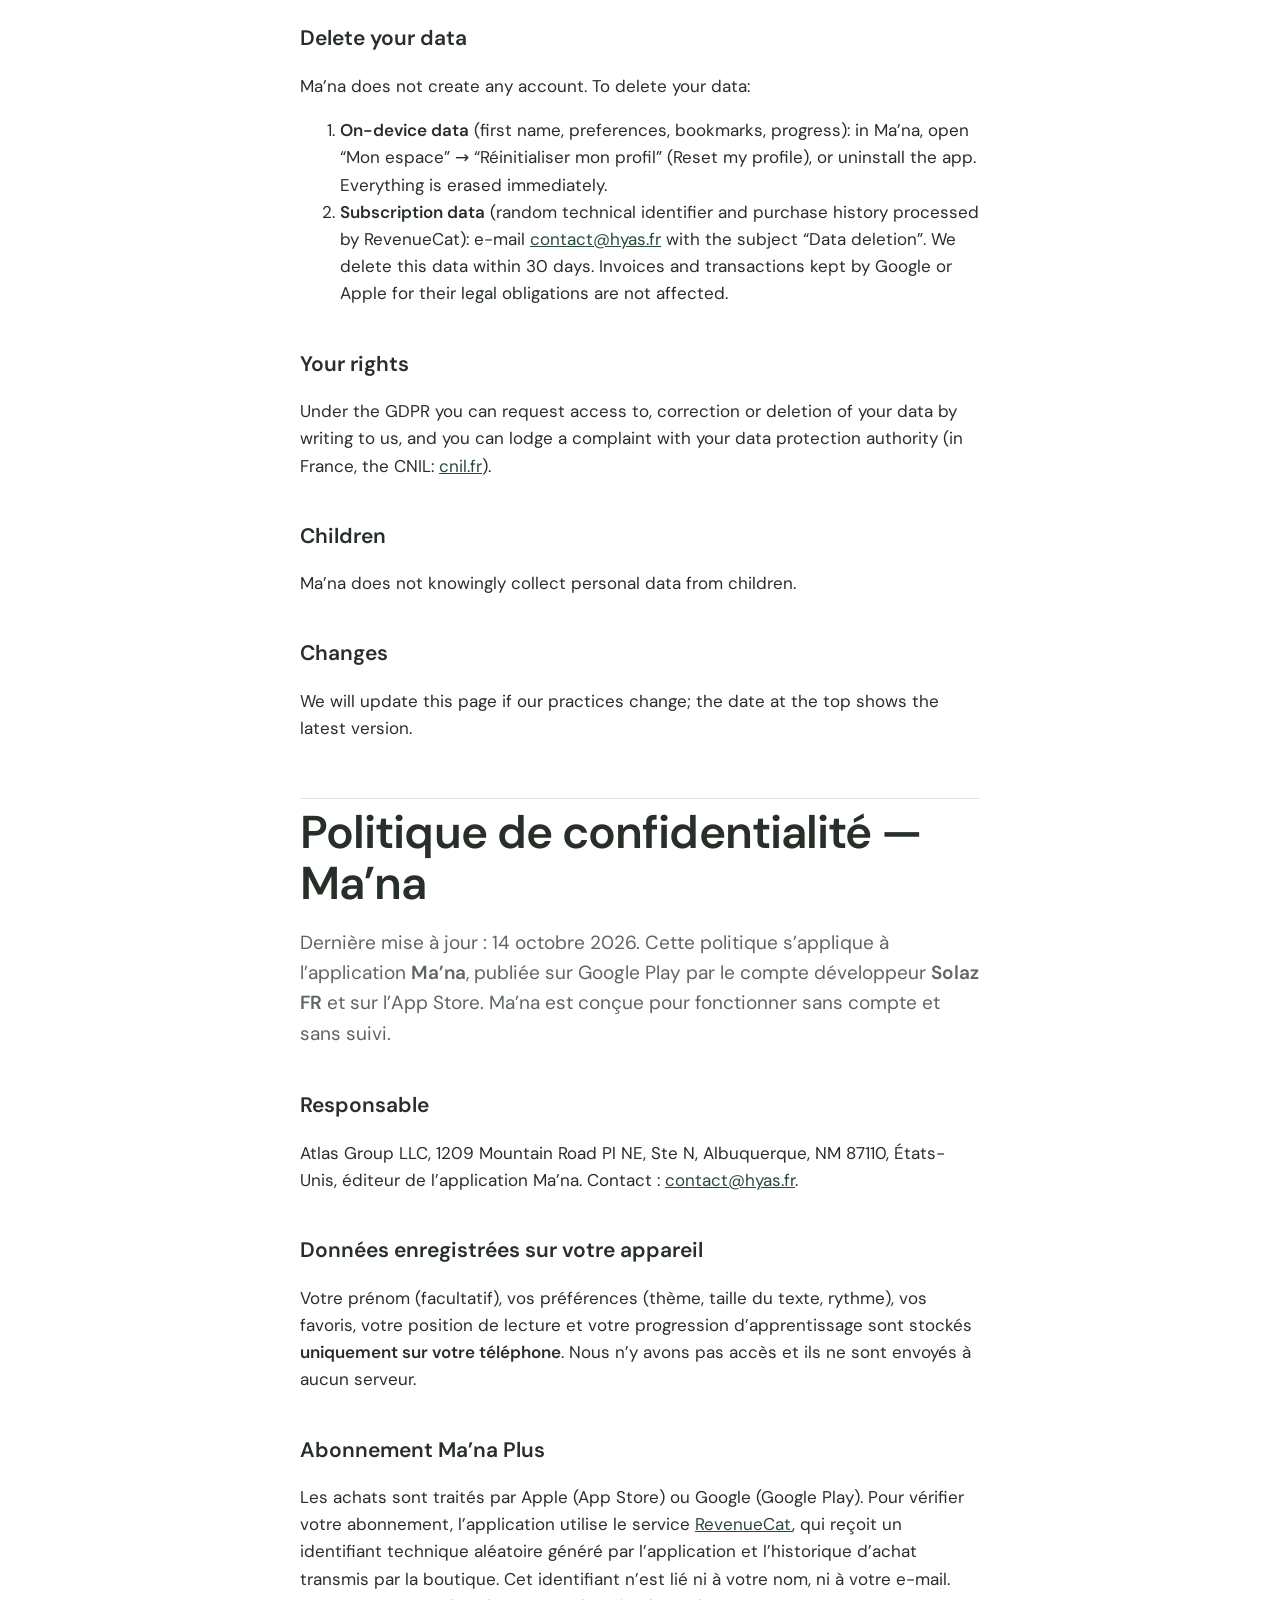
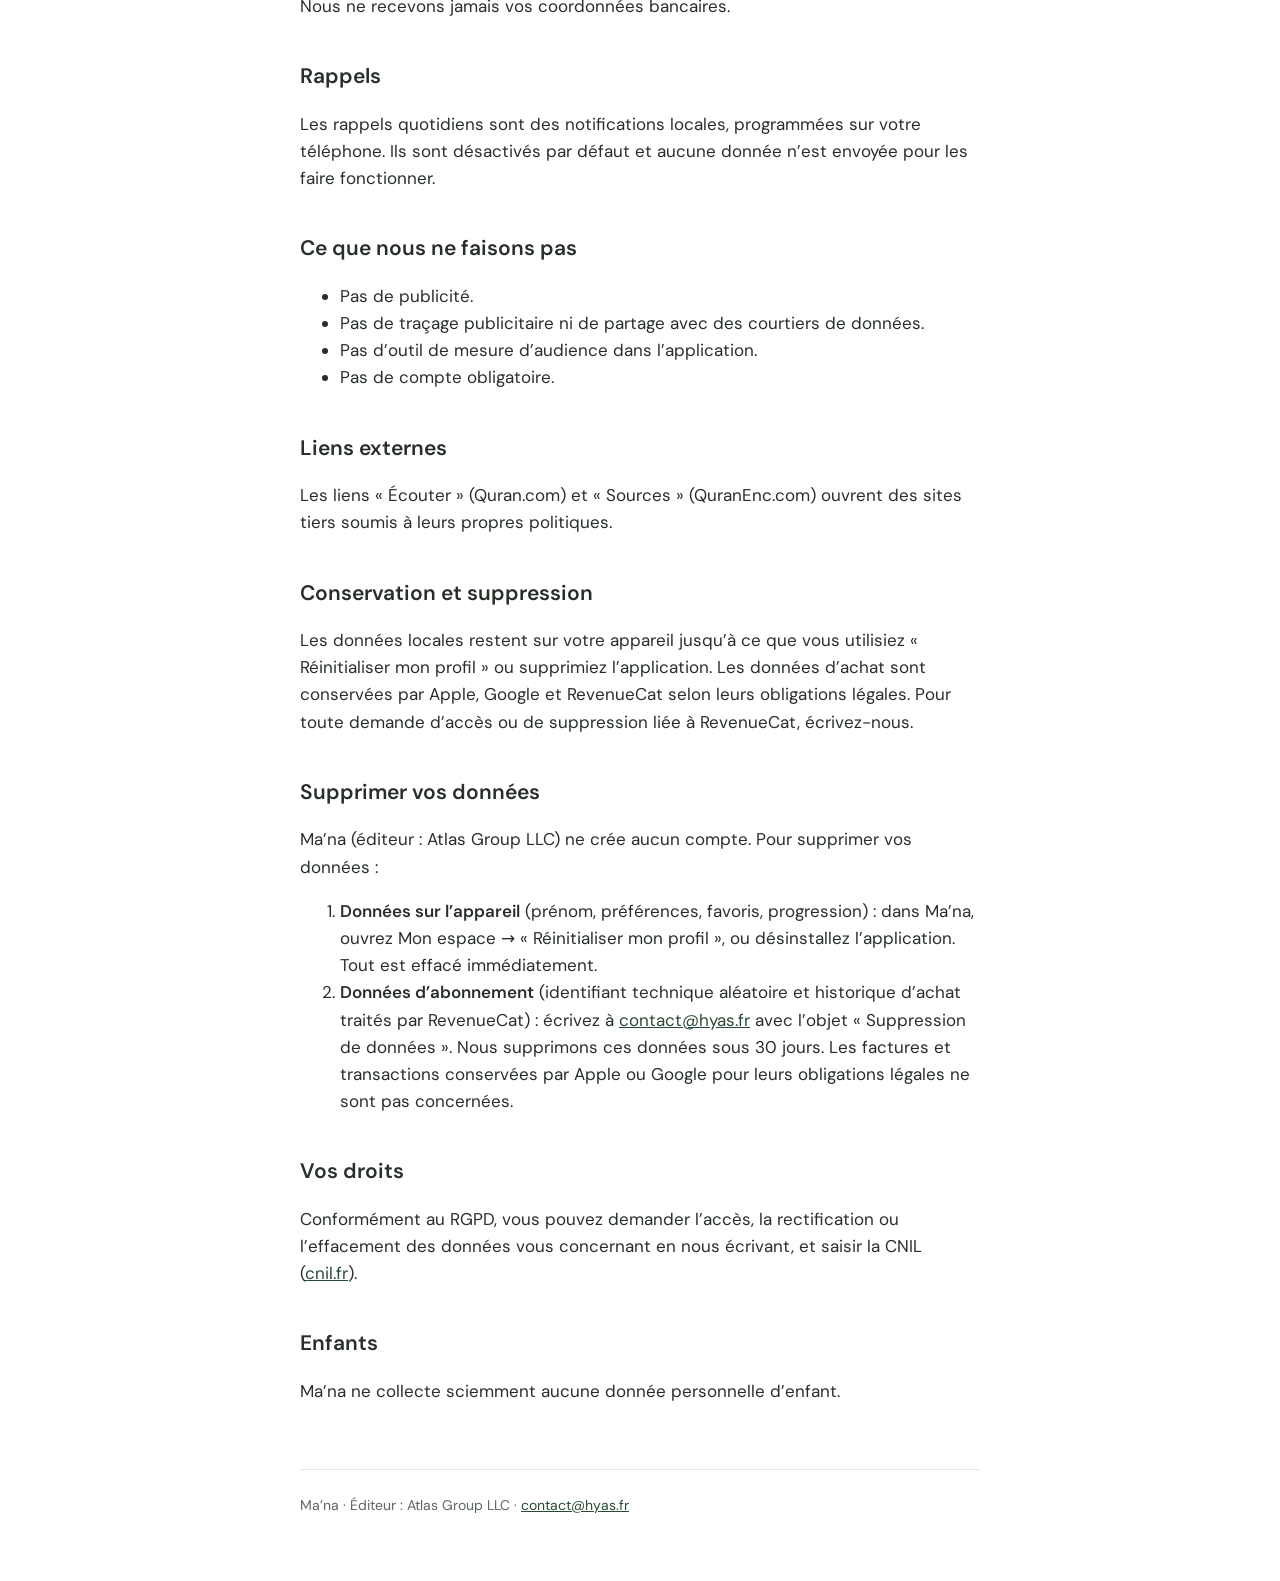
<file: confidentialite.html>
<!doctype html><html lang="fr"><head><meta charset="utf-8"><meta name="viewport" content="width=device-width,initial-scale=1"><title>Privacy Policy · Politique de confidentialité · Ma’na</title><meta name="description" content="Ma’na — lire le Coran et retenir le sens, pas à pas."><link rel="icon" href="assets/icon-192.png"><link rel="stylesheet" href="style.css"></head><body><div class="wrap"><header><a class="logo" href="index.html" aria-label="Ma’na, support"><svg class="brand-lockup" aria-hidden="true" focusable="false" xmlns="http://www.w3.org/2000/svg" viewBox="0 0 157.8 58"><rect x="0" y="0" width="58" height="58" rx="13.05" fill="#1F4532"/><path transform="translate(13.34 15.16) scale(0.2768)" fill="#F5F0E3" fill-rule="evenodd" d="M61.64 99.98C61.21 99.92 61.12 99.45 61.42 98.79C61.52 98.56 61.64 98.17 61.69 97.91C61.86 96.95 63.13 94.40 64.23 92.83C66.22 89.95 68.89 87.60 72.08 85.90C73.07 85.37 74.87 84.55 75.33 84.42C75.54 84.35 75.89 84.22 76.10 84.13C76.30 84.03 76.76 83.89 77.10 83.82C77.45 83.74 77.92 83.61 78.16 83.53C78.38 83.45 78.93 83.33 79.36 83.27C79.80 83.21 80.55 83.08 81.04 82.98C82.61 82.66 87.05 82.67 88.59 83.00C88.84 83.06 89.45 83.16 89.94 83.24C90.43 83.32 91.06 83.47 91.34 83.56C91.63 83.66 92.01 83.76 92.20 83.78C93.12 83.90 96.96 85.52 98.15 86.29C100.36 87.71 100.54 87.84 101.89 89.06C103.10 90.13 104.44 91.60 105.13 92.60C105.95 93.81 107.19 96.17 107.36 96.87C107.41 97.06 107.52 97.35 107.60 97.50C107.68 97.67 107.82 98.07 107.91 98.40C108.00 98.73 108.11 99.14 108.17 99.32C108.25 99.60 108.25 99.62 108.08 99.79L107.91 99.97L84.85 99.99C72.17 100.00 61.73 100.00 61.64 99.98ZM5.04 99.83C4.86 99.65 4.86 99.43 5.04 99.03C5.11 98.85 5.23 98.48 5.28 98.21C5.34 97.94 5.45 97.60 5.53 97.47C5.61 97.34 5.71 97.07 5.76 96.87C5.85 96.47 6.84 94.46 7.36 93.60C9.30 90.43 12.83 87.26 16.36 85.54C17.05 85.20 18.78 84.46 18.87 84.46C18.90 84.46 19.27 84.31 19.72 84.14C20.15 83.97 20.68 83.81 20.88 83.79C21.08 83.76 21.48 83.66 21.77 83.56C22.06 83.47 22.79 83.31 23.39 83.21C23.99 83.11 24.51 83.02 24.54 82.99C24.73 82.88 26.85 82.75 28.52 82.75C30.43 82.75 31.37 82.82 32.08 83.00C32.30 83.05 32.87 83.15 33.36 83.21C33.85 83.27 34.43 83.37 34.64 83.44C34.86 83.50 35.44 83.65 35.94 83.78C36.43 83.92 36.96 84.08 37.11 84.16C37.26 84.23 37.58 84.35 37.81 84.42C38.17 84.52 40.06 85.36 40.51 85.61C40.59 85.65 40.96 85.86 41.33 86.06C42.26 86.56 42.86 86.93 43.52 87.42C43.82 87.64 44.25 87.96 44.46 88.11C45.98 89.22 48.43 91.91 49.25 93.35C49.34 93.53 49.60 93.96 49.82 94.31C50.47 95.40 51.29 97.24 51.47 98.02C51.53 98.30 51.66 98.70 51.76 98.91C51.97 99.38 51.98 99.54 51.79 99.78L51.64 99.97H28.41C5.28 99.97 5.18 99.97 5.04 99.83ZM0.10 88.78C0.00 88.63 -0.00 87.67 0.01 80.81C0.02 73.01 0.02 73.01 0.17 72.81C0.25 72.70 0.40 72.57 0.49 72.52C1.11 72.23 4.55 71.29 5.54 71.15C5.83 71.11 6.22 71.02 6.39 70.97C6.56 70.91 7.40 70.79 8.24 70.68C9.08 70.59 10.12 70.46 10.56 70.39C11.84 70.19 16.65 70.21 18.17 70.42C18.79 70.50 19.68 70.60 20.13 70.65C20.58 70.70 21.25 70.80 21.62 70.88C21.99 70.95 22.65 71.08 23.08 71.16C23.81 71.29 24.12 71.36 25.22 71.63C25.68 71.74 28.85 72.77 29.59 73.04C30.97 73.55 31.31 73.70 31.78 74.01C32.68 74.60 32.47 74.70 30.66 74.56C29.11 74.43 26.60 74.45 25.48 74.60C25.02 74.65 24.13 74.75 23.50 74.81C22.78 74.88 22.13 74.98 21.74 75.10C21.40 75.19 20.79 75.32 20.40 75.39C20.00 75.44 19.37 75.59 18.99 75.72C16.77 76.44 15.67 76.82 15.11 77.07C14.76 77.23 14.28 77.43 14.04 77.52C13.50 77.73 11.52 78.74 10.99 79.08C10.78 79.22 10.57 79.33 10.54 79.33C10.44 79.33 8.11 80.90 7.64 81.28C7.48 81.41 7.17 81.64 6.95 81.79C5.43 82.86 1.82 86.70 1.09 88.06C0.66 88.87 0.32 89.11 0.10 88.78ZM112.41 88.63C112.27 88.47 112.07 88.17 111.97 87.98C111.21 86.59 107.66 82.82 106.16 81.80C105.99 81.68 105.76 81.52 105.67 81.43C105.32 81.12 102.69 79.33 102.58 79.33C102.55 79.33 102.36 79.22 102.15 79.09C101.68 78.77 99.63 77.73 99.09 77.52C98.85 77.43 98.36 77.23 98.00 77.07C97.64 76.91 96.75 76.58 96.01 76.34C95.28 76.10 94.40 75.81 94.07 75.70C93.73 75.59 93.14 75.44 92.73 75.39C92.33 75.32 91.74 75.20 91.40 75.10C91.06 75.01 90.43 74.89 89.99 74.85C89.55 74.80 88.64 74.70 87.97 74.63C86.44 74.45 84.01 74.42 82.39 74.56C81.16 74.66 80.83 74.64 80.83 74.45C80.83 74.32 81.79 73.69 82.31 73.49C83.91 72.88 86.82 71.91 87.63 71.72C87.94 71.65 88.30 71.55 88.41 71.50C88.52 71.46 89.04 71.34 89.55 71.25C90.06 71.16 90.86 71.01 91.33 70.91C91.80 70.82 92.55 70.70 93.00 70.65C93.45 70.60 94.31 70.50 94.92 70.43C97.08 70.15 101.25 70.18 103.21 70.47C103.60 70.53 104.48 70.64 105.17 70.72C105.85 70.80 106.56 70.91 106.73 70.97C106.91 71.03 107.29 71.11 107.58 71.15C108.58 71.29 112.02 72.23 112.63 72.52C112.73 72.57 112.87 72.70 112.95 72.81C113.10 73.01 113.10 73.01 113.12 80.81C113.13 87.62 113.12 88.63 113.03 88.78C112.87 89.02 112.68 88.98 112.41 88.63ZM47.15 74.23C46.48 73.59 45.51 72.76 44.84 72.27C44.59 72.08 44.21 71.79 44.01 71.62C43.40 71.13 40.68 69.35 39.02 68.36C38.42 68.00 36.00 66.80 34.86 66.29C33.22 65.57 30.80 64.67 29.92 64.45C29.62 64.38 29.30 64.27 29.21 64.21C29.13 64.16 28.74 64.04 28.35 63.95C27.95 63.88 27.48 63.74 27.29 63.67C27.11 63.59 26.66 63.48 26.30 63.42C25.95 63.36 25.37 63.22 25.01 63.11C24.65 63.00 24.12 62.90 23.83 62.87C23.53 62.84 22.82 62.73 22.26 62.61C21.69 62.50 20.76 62.37 20.19 62.33C19.63 62.28 18.55 62.20 17.81 62.13C16.03 61.96 12.28 61.97 10.59 62.13C9.95 62.20 9.11 62.27 8.74 62.29C7.97 62.34 6.83 62.50 6.46 62.61C6.33 62.65 5.74 62.74 5.16 62.82C4.58 62.90 3.84 63.05 3.51 63.14C3.19 63.24 2.70 63.35 2.43 63.39C2.16 63.43 1.70 63.56 1.40 63.68C0.76 63.92 0.43 63.94 0.19 63.76L0.02 63.62L0.01 56.63C-0.00 49.06 -0.01 49.31 0.37 49.05C0.62 48.89 5.20 48.81 6.59 48.94C7.09 48.98 8.31 49.08 9.31 49.16C10.34 49.24 11.40 49.36 11.76 49.45C12.12 49.53 12.77 49.64 13.23 49.70C13.68 49.76 14.41 49.90 14.86 50.01C15.31 50.13 15.84 50.24 16.03 50.26C16.23 50.29 16.61 50.39 16.88 50.48C17.15 50.58 17.65 50.70 17.99 50.76C18.32 50.83 18.79 50.95 19.02 51.05C19.26 51.14 19.66 51.26 19.91 51.33C20.17 51.39 20.68 51.55 21.05 51.68C21.42 51.81 22.11 52.06 22.58 52.22C26.43 53.58 31.01 56.01 34.55 58.57C38.32 61.31 41.82 64.75 44.41 68.23C45.16 69.24 46.70 71.56 46.95 72.07C47.04 72.25 47.32 72.73 47.57 73.14C48.53 74.75 48.30 75.32 47.15 74.23ZM64.98 74.66C64.87 74.37 65.28 73.54 66.67 71.25C70.53 64.92 76.26 59.55 83.57 55.40C86.23 53.89 90.35 52.15 93.11 51.36C93.50 51.25 93.98 51.10 94.17 51.02C94.37 50.95 94.82 50.83 95.16 50.76C95.51 50.70 95.96 50.58 96.16 50.51C96.36 50.43 96.80 50.32 97.13 50.26C97.46 50.21 98.02 50.07 98.37 49.98C98.73 49.88 99.33 49.76 99.72 49.72C100.12 49.68 100.77 49.57 101.19 49.48C101.69 49.36 102.54 49.26 103.82 49.16C104.85 49.08 106.06 48.98 106.50 48.94C107.85 48.79 112.54 48.89 112.78 49.07C113.15 49.35 113.14 49.06 113.12 56.58L113.10 63.62L112.94 63.76C112.70 63.94 112.38 63.92 111.72 63.68C111.40 63.56 110.93 63.43 110.67 63.39C110.41 63.35 109.94 63.24 109.61 63.14C109.28 63.05 108.54 62.90 107.96 62.82C107.38 62.74 106.80 62.65 106.66 62.61C106.30 62.50 105.16 62.34 104.39 62.29C104.02 62.27 103.18 62.20 102.54 62.13C100.84 61.97 97.09 61.96 95.31 62.13C94.57 62.20 93.49 62.28 92.93 62.33C92.37 62.37 91.45 62.49 90.89 62.61C90.33 62.72 89.58 62.84 89.22 62.88C88.85 62.92 88.36 63.02 88.13 63.11C87.89 63.19 87.36 63.32 86.95 63.39C86.54 63.47 86.01 63.60 85.77 63.68C85.54 63.76 85.06 63.89 84.71 63.97C84.36 64.05 84.00 64.16 83.91 64.21C83.82 64.27 83.50 64.38 83.20 64.45C82.71 64.57 81.65 64.94 80.02 65.56C75.34 67.33 69.80 70.72 66.22 74.01C65.38 74.79 65.09 74.94 64.98 74.66ZM56.29 71.74C56.22 71.67 55.96 71.21 55.74 70.72C55.51 70.23 55.20 69.61 55.05 69.33C54.44 68.28 54.18 67.82 53.86 67.31C53.68 67.01 53.44 66.62 53.32 66.43C52.53 65.14 50.27 62.10 49.13 60.78C46.10 57.32 43.55 54.94 40.07 52.35C38.95 51.51 38.39 51.13 36.58 49.99C34.31 48.55 33.62 48.17 31.34 47.03C29.90 46.32 28.22 45.57 27.10 45.14C26.77 45.01 26.24 44.80 25.93 44.68C24.61 44.16 24.25 44.03 24.15 44.03C24.08 44.03 23.79 43.94 23.50 43.82C23.21 43.70 22.71 43.54 22.40 43.46C22.10 43.39 21.69 43.25 21.50 43.17C21.31 43.09 20.98 43.00 20.76 42.96C20.55 42.92 20.04 42.78 19.62 42.65C19.22 42.52 18.64 42.38 18.35 42.33C18.05 42.29 17.58 42.17 17.28 42.08C16.98 41.99 16.28 41.85 15.71 41.76C15.14 41.68 14.51 41.56 14.29 41.51C14.07 41.45 13.32 41.34 12.62 41.26C11.91 41.18 11.29 41.10 11.23 41.07C10.69 40.88 7.86 40.74 4.19 40.72C0.36 40.70 0.32 40.70 0.17 40.55L0.02 40.40L0.01 20.50C-0.01 -1.44 -0.04 0.25 0.42 0.05C0.67 -0.04 8.96 0.00 10.70 0.12C13.58 0.32 18.28 0.88 19.95 1.23C20.22 1.29 20.76 1.39 21.13 1.44C21.51 1.49 22.20 1.64 22.67 1.76C23.13 1.87 23.76 2.00 24.06 2.04C24.37 2.08 24.68 2.15 24.75 2.19C24.83 2.23 25.23 2.34 25.65 2.44C26.08 2.54 26.66 2.70 26.96 2.79C27.25 2.88 27.99 3.11 28.60 3.29C29.75 3.64 31.01 4.07 31.80 4.38C32.05 4.48 32.50 4.65 32.79 4.77C33.09 4.88 33.65 5.10 34.04 5.25C36.09 6.03 40.79 8.51 42.30 9.61C42.47 9.74 42.81 9.98 43.05 10.16C44.93 11.49 47.03 13.30 48.57 14.94C49.79 16.25 50.65 17.29 51.79 18.88C52.20 19.45 52.92 20.60 53.11 20.98C53.22 21.19 53.49 21.69 53.71 22.08C54.55 23.56 55.57 25.87 55.98 27.24C56.20 28.00 56.31 28.17 56.56 28.17C56.82 28.16 56.92 28.00 57.15 27.24C57.56 25.86 58.55 23.61 59.40 22.12C59.61 21.75 59.88 21.25 60.00 21.01C60.21 20.59 60.93 19.43 61.34 18.88C61.45 18.72 61.75 18.31 62.01 17.95C63.02 16.56 65.24 14.10 66.35 13.15C66.71 12.84 67.22 12.40 67.49 12.15C68.68 11.09 70.94 9.49 73.00 8.26C74.60 7.31 77.87 5.68 79.16 5.22C79.51 5.09 80.04 4.89 80.33 4.77C81.57 4.28 81.83 4.18 82.61 3.91C83.39 3.64 84.43 3.31 85.99 2.84C86.38 2.72 87.04 2.54 87.45 2.45C87.86 2.35 88.29 2.23 88.40 2.19C88.51 2.15 88.85 2.08 89.14 2.04C89.44 2.00 90.05 1.87 90.49 1.75C90.94 1.64 91.62 1.49 91.99 1.44C92.37 1.39 92.90 1.29 93.18 1.23C94.85 0.88 99.63 0.30 102.43 0.12C104.23 0.00 112.45 -0.04 112.71 0.05C113.18 0.25 113.14 -1.44 113.12 20.50L113.10 40.40L112.95 40.55C112.81 40.70 112.76 40.70 109.00 40.72C105.15 40.74 103.42 40.82 101.86 41.08C101.50 41.14 100.77 41.23 100.22 41.29C99.67 41.35 99.05 41.45 98.83 41.51C98.62 41.56 97.98 41.68 97.41 41.76C96.85 41.84 96.14 41.98 95.85 42.08C95.56 42.17 95.01 42.30 94.64 42.36C94.26 42.43 93.69 42.57 93.35 42.68C93.02 42.80 92.61 42.91 92.43 42.94C92.25 42.96 91.87 43.08 91.58 43.19C91.28 43.29 90.84 43.44 90.60 43.50C90.36 43.56 89.92 43.70 89.63 43.82C89.33 43.94 89.04 44.03 88.98 44.03C88.87 44.03 88.52 44.16 87.20 44.68C86.88 44.80 86.36 45.01 86.02 45.14C83.28 46.20 79.51 48.09 77.13 49.62C76.70 49.89 76.10 50.28 75.78 50.47C74.00 51.58 71.55 53.43 69.48 55.23C68.19 56.35 66.42 58.08 65.32 59.30C64.52 60.18 64.13 60.62 63.13 61.82C62.53 62.54 60.35 65.53 59.93 66.20C58.41 68.70 57.89 69.62 57.39 70.72C56.97 71.61 56.80 71.86 56.56 71.86C56.49 71.86 56.37 71.81 56.29 71.74Z"/><path transform="translate(72.00 19.00)" fill="currentColor" d="M3.98 3.59Q3.07 3.59 2.39 3.14Q1.71 2.69 1.34 1.91Q0.97 1.12 0.97 0.12Q0.97 -0.63 1.09 -1.31Q1.21 -2.01 1.47 -2.71H3.21Q3.0 -2.1 2.93 -1.52Q2.86 -0.94 2.86 -0.13Q2.86 0.48 3.10 0.96Q3.34 1.45 3.76 1.73Q4.18 2.01 4.71 2.01H7.36Q8.01 2.01 8.50 1.91Q9.0 1.81 9.29 1.60Q9.58 1.39 9.58 1.03Q9.58 0.75 9.32 0.55Q9.07 0.36 8.53 0.21Q7.72 0.0 7.21 -0.27Q6.70 -0.55 6.46 -0.96Q6.22 -1.38 6.22 -1.98Q6.22 -2.38 6.36 -2.80Q6.51 -3.22 6.77 -3.64Q7.15 -4.2 7.68 -4.65Q8.20 -5.1 8.78 -5.35Q9.36 -5.60 9.9 -5.60Q10.15 -5.60 10.37 -5.56Q10.60 -5.52 10.79 -5.43Q11.26 -5.20 11.67 -4.74Q12.09 -4.29 12.69 -3.40Q13.08 -2.80 13.38 -2.44Q13.69 -2.08 13.93 -1.90Q14.14 -1.75 14.37 -1.67Q14.61 -1.58 14.86 -1.58H14.94Q15.01 -1.58 15.01 -1.53V-0.07Q15.01 0.0 14.94 0.0H14.86Q14.37 0.0 13.95 -0.10Q13.53 -0.21 13.15 -0.46Q12.78 -0.72 12.36 -1.14Q12.28 -1.21 12.09 -1.47Q11.89 -1.74 11.59 -2.16Q11.25 -2.65 10.97 -2.99Q10.69 -3.33 10.48 -3.49Q10.29 -3.67 10.08 -3.75Q9.88 -3.84 9.70 -3.84Q9.46 -3.84 9.18 -3.68Q8.89 -3.52 8.64 -3.26Q8.38 -3.01 8.21 -2.74Q8.05 -2.47 8.05 -2.25Q8.05 -2.05 8.18 -1.88Q8.31 -1.72 8.55 -1.58Q8.80 -1.45 9.15 -1.34Q9.66 -1.2 10.02 -1.04Q10.37 -0.89 10.62 -0.76Q11.07 -0.49 11.30 -0.10Q11.53 0.28 11.53 0.79Q11.53 2.17 10.49 2.88Q9.45 3.59 7.38 3.59ZM17.1 -9.37Q16.65 -9.37 16.39 -9.64Q16.14 -9.91 16.14 -10.39Q16.14 -10.87 16.39 -11.14Q16.65 -11.41 17.1 -11.41Q17.53 -11.41 17.78 -11.13Q18.03 -10.86 18.03 -10.39Q18.03 -9.93 17.78 -9.65Q17.53 -9.37 17.1 -9.37ZM14.79 0.0Q14.71 0.0 14.71 -0.07V-1.53Q14.71 -1.58 14.79 -1.58H16.69V-7.38H18.63V-1.58H20.58Q20.65 -1.58 20.65 -1.53V-0.07Q20.65 0.0 20.58 0.0ZM27.73 0.0Q27.06 0.0 26.30 -0.22Q25.54 -0.44 24.96 -0.80Q24.28 -0.40 23.58 -0.20Q22.89 0.0 22.16 0.0H20.43Q20.35 0.0 20.35 -0.07V-1.53Q20.35 -1.58 20.43 -1.58H22.00Q22.41 -1.58 22.83 -1.67Q23.25 -1.75 23.53 -1.87Q23.29 -2.05 23.04 -2.34Q22.78 -2.63 22.51 -3.01Q21.99 -3.78 21.59 -4.66Q21.20 -5.55 21.07 -6.35Q21.66 -6.85 22.35 -7.21Q23.04 -7.57 23.77 -7.76Q24.50 -7.94 25.2 -7.94Q26.23 -7.94 27.18 -7.70Q28.12 -7.45 28.90 -6.98Q28.90 -5.92 28.59 -4.94Q28.29 -3.97 27.72 -3.19Q27.16 -2.41 26.38 -1.89Q26.71 -1.74 27.07 -1.66Q27.43 -1.58 27.84 -1.58H29.59Q29.66 -1.58 29.66 -1.53V-0.07Q29.66 0.0 29.59 0.0ZM24.99 -2.73Q25.96 -3.33 26.46 -4.14Q26.97 -4.95 27.02 -6.0Q26.64 -6.18 26.17 -6.27Q25.71 -6.35 25.18 -6.35Q24.82 -6.35 24.44 -6.27Q24.06 -6.19 23.7 -6.05Q23.34 -5.91 23.05 -5.7Q23.20 -5.1 23.48 -4.53Q23.75 -3.97 24.14 -3.51Q24.52 -3.06 24.99 -2.73ZM29.44 0.0Q29.37 0.0 29.37 -0.07V-1.53Q29.37 -1.58 29.44 -1.58H31.2Q30.97 -2.14 30.85 -2.7Q30.73 -3.25 30.73 -3.82Q30.73 -4.47 30.93 -5.17Q31.12 -5.88 31.42 -6.42Q32.1 -6.85 32.87 -7.08Q33.66 -7.31 34.32 -7.31Q34.81 -7.31 35.26 -7.21Q35.71 -7.10 36.12 -6.89Q36.91 -6.46 37.34 -5.67Q37.78 -4.89 37.78 -3.85Q37.78 -3.28 37.66 -2.77Q37.54 -2.26 37.29 -1.82Q36.78 -0.96 35.89 -0.48Q35.01 0.0 33.91 0.0ZM32.56 -3.70Q32.56 -3.22 32.67 -2.7Q32.77 -2.17 32.98 -1.58H33.72Q34.35 -1.58 34.82 -1.87Q35.29 -2.16 35.56 -2.67Q35.83 -3.19 35.83 -3.86Q35.83 -4.71 35.4 -5.22Q34.96 -5.74 34.29 -5.74Q33.91 -5.74 33.52 -5.61Q33.13 -5.49 32.77 -5.25Q32.67 -4.89 32.61 -4.50Q32.56 -4.12 32.56 -3.70Z"/><path transform="translate(72.00 48.23)" fill="currentColor" d="M1.68 0.0V-14.87H5.22L5.55 -12.69H5.60Q6.3 -13.92 7.5 -14.58Q8.7 -15.24 10.29 -15.24Q11.43 -15.24 12.36 -14.94Q13.29 -14.63 13.99 -14.04Q14.7 -13.44 15.18 -12.51H15.20Q16.05 -13.79 17.38 -14.52Q18.72 -15.24 20.43 -15.24Q22.32 -15.24 23.62 -14.44Q24.93 -13.65 25.61 -12.12Q26.31 -10.59 26.31 -8.34V0.0H22.29V-7.97Q22.29 -9.84 21.57 -10.83Q20.84 -11.82 19.32 -11.82Q18.33 -11.82 17.58 -11.35Q16.83 -10.88 16.42 -9.98Q16.02 -9.09 16.02 -7.8V0.0H11.96V-7.97Q11.96 -9.84 11.26 -10.83Q10.55 -11.82 9.0 -11.82Q8.04 -11.82 7.30 -11.32Q6.56 -10.83 6.14 -9.91Q5.72 -9.0 5.72 -7.68V0.0ZM33.87 0.36Q32.01 0.36 30.81 -0.24Q29.61 -0.84 29.04 -1.85Q28.47 -2.88 28.47 -4.10Q28.47 -5.49 29.17 -6.52Q29.88 -7.56 31.32 -8.16Q32.76 -8.76 34.92 -8.76H38.67Q38.67 -9.84 38.35 -10.55Q38.04 -11.28 37.41 -11.62Q36.78 -11.96 35.76 -11.96Q34.62 -11.96 33.78 -11.45Q32.94 -10.95 32.76 -9.87H28.83Q28.98 -11.52 29.91 -12.71Q30.84 -13.92 32.37 -14.58Q33.9 -15.24 35.79 -15.24Q37.92 -15.24 39.48 -14.53Q41.04 -13.83 41.87 -12.46Q42.72 -11.1 42.72 -9.15V0.0H39.33L38.87 -2.31H38.85Q38.48 -1.68 37.99 -1.2Q37.5 -0.72 36.87 -0.36Q36.24 0.0 35.49 0.18Q34.74 0.36 33.87 0.36ZM34.98 -2.76Q35.79 -2.76 36.40 -3.04Q37.01 -3.33 37.47 -3.81Q37.92 -4.29 38.17 -4.93Q38.43 -5.58 38.51 -6.27H35.4Q34.47 -6.27 33.87 -6.04Q33.26 -5.81 33.0 -5.41Q32.73 -5.01 32.73 -4.47Q32.73 -3.92 33.01 -3.54Q33.3 -3.15 33.79 -2.95Q34.29 -2.76 34.98 -2.76ZM50.27 -21.0 47.19 -13.53H44.43L46.05 -21.0ZM52.19 0.0V-14.87H55.70L56.03 -12.42H56.06Q56.78 -13.70 58.05 -14.47Q59.30 -15.24 61.13 -15.24Q63.0 -15.24 64.28 -14.44Q65.58 -13.65 66.25 -12.12Q66.92 -10.59 66.92 -8.34V0.0H62.91V-7.97Q62.91 -9.84 62.16 -10.83Q61.41 -11.82 59.76 -11.82Q58.73 -11.82 57.94 -11.32Q57.15 -10.83 56.69 -9.91Q56.24 -9.0 56.24 -7.68V0.0ZM74.49 0.36Q72.63 0.36 71.42 -0.24Q70.22 -0.84 69.66 -1.85Q69.09 -2.88 69.09 -4.10Q69.09 -5.49 69.79 -6.52Q70.5 -7.56 71.94 -8.16Q73.38 -8.76 75.53 -8.76H79.28Q79.28 -9.84 78.97 -10.55Q78.66 -11.28 78.03 -11.62Q77.39 -11.96 76.38 -11.96Q75.24 -11.96 74.4 -11.45Q73.56 -10.95 73.38 -9.87H69.45Q69.6 -11.52 70.53 -12.71Q71.46 -13.92 72.99 -14.58Q74.52 -15.24 76.41 -15.24Q78.53 -15.24 80.1 -14.53Q81.66 -13.83 82.5 -12.46Q83.34 -11.1 83.34 -9.15V0.0H79.95L79.5 -2.31H79.47Q79.11 -1.68 78.61 -1.2Q78.12 -0.72 77.49 -0.36Q76.86 0.0 76.11 0.18Q75.36 0.36 74.49 0.36ZM75.6 -2.76Q76.41 -2.76 77.02 -3.04Q77.64 -3.33 78.09 -3.81Q78.53 -4.29 78.79 -4.93Q79.05 -5.58 79.14 -6.27H76.02Q75.09 -6.27 74.49 -6.04Q73.89 -5.81 73.62 -5.41Q73.35 -5.01 73.35 -4.47Q73.35 -3.92 73.63 -3.54Q73.92 -3.15 74.41 -2.95Q74.91 -2.76 75.6 -2.76Z"/></svg></a><nav><a href="index.html" >Support</a><a href="confidentialite.html" aria-current="page">Confidentialité</a><a href="conditions.html" >Conditions</a></nav></header><main>
<p class="small"><a href="#en">English</a> · <a href="#fr">Français</a></p>
<section id="en" lang="en">
<h1>Privacy Policy — Ma’na</h1><p class="lead">Last updated: October 14, 2026. This policy applies to the <strong>Ma’na</strong> app (Quran reading and learning the meaning of verses), published on Google Play by the developer account <strong>Solaz FR</strong> and on the App Store. Ma’na is designed to work without an account and without tracking.</p>
<h2>Who we are</h2><p>The app Ma’na is published by Atlas Group LLC, 1209 Mountain Road Pl NE, Ste N, Albuquerque, NM 87110, United States, and distributed on Google Play under the developer name “Solaz FR”. Contact: <a href="mailto:contact@hyas.fr">contact@hyas.fr</a>.</p>
<h2>Data stored on your device</h2><p>Your first name (optional), your preferences (theme, text size, daily pace), your bookmarks, your reading position and your learning progress are stored <strong>only on your phone</strong>. We cannot access them and they are never sent to any server.</p>
<h2>Ma’na Plus subscription</h2><p>Purchases are processed by Google (Google Play) or Apple (App Store). To check your subscription, the app uses <a href="https://www.revenuecat.com/privacy">RevenueCat</a>, which receives a random technical identifier generated by the app and the purchase history provided by the store. This identifier is not linked to your name or e-mail address. We never receive your payment details.</p>
<h2>Reminders</h2><p>Daily reminders are local notifications scheduled on your phone. They are off by default and no data is sent to make them work.</p>
<h2>What we do not do</h2><ul><li>No advertising.</li><li>No ad tracking and no sharing with data brokers.</li><li>No analytics tool in the app.</li><li>No mandatory account.</li></ul>
<h2>Third-party links</h2><p>The “Listen” (Quran.com) and “Sources” (QuranEnc.com) links open third-party websites that have their own privacy policies.</p>
<h2>Retention</h2><p>On-device data stays on your device until you use “Reset my profile” in the app or uninstall the app. Purchase data is kept by Google, Apple and RevenueCat according to their legal obligations.</p>
<h2 id="deletion">Delete your data</h2><p>Ma’na does not create any account. To delete your data:</p><ol><li><strong>On-device data</strong> (first name, preferences, bookmarks, progress): in Ma’na, open “Mon espace” → “Réinitialiser mon profil” (Reset my profile), or uninstall the app. Everything is erased immediately.</li><li><strong>Subscription data</strong> (random technical identifier and purchase history processed by RevenueCat): e-mail <a href="mailto:contact@hyas.fr?subject=Ma%E2%80%99na%20%E2%80%94%20data%20deletion">contact@hyas.fr</a> with the subject “Data deletion”. We delete this data within 30 days. Invoices and transactions kept by Google or Apple for their legal obligations are not affected.</li></ol>
<h2>Your rights</h2><p>Under the GDPR you can request access to, correction or deletion of your data by writing to us, and you can lodge a complaint with your data protection authority (in France, the CNIL: <a href="https://www.cnil.fr">cnil.fr</a>).</p>
<h2>Children</h2><p>Ma’na does not knowingly collect personal data from children.</p>
<h2>Changes</h2><p>We will update this page if our practices change; the date at the top shows the latest version.</p>
</section>
<hr class="sep" />
<section id="fr" lang="fr">
<h1>Politique de confidentialité — Ma’na</h1><p class="lead">Dernière mise à jour : 14 octobre 2026. Cette politique s’applique à l’application <strong>Ma’na</strong>, publiée sur Google Play par le compte développeur <strong>Solaz FR</strong> et sur l’App Store. Ma’na est conçue pour fonctionner sans compte et sans suivi.</p>
<h2>Responsable</h2><p>Atlas Group LLC, 1209 Mountain Road Pl NE, Ste N, Albuquerque, NM 87110, États-Unis, éditeur de l’application Ma’na. Contact : <a href="mailto:contact@hyas.fr">contact@hyas.fr</a>.</p>
<h2>Données enregistrées sur votre appareil</h2><p>Votre prénom (facultatif), vos préférences (thème, taille du texte, rythme), vos favoris, votre position de lecture et votre progression d’apprentissage sont stockés <strong>uniquement sur votre téléphone</strong>. Nous n’y avons pas accès et ils ne sont envoyés à aucun serveur.</p>
<h2>Abonnement Ma’na Plus</h2><p>Les achats sont traités par Apple (App Store) ou Google (Google Play). Pour vérifier votre abonnement, l’application utilise le service <a href="https://www.revenuecat.com/privacy">RevenueCat</a>, qui reçoit un identifiant technique aléatoire généré par l’application et l’historique d’achat transmis par la boutique. Cet identifiant n’est lié ni à votre nom, ni à votre e-mail. Nous ne recevons jamais vos coordonnées bancaires.</p>
<h2>Rappels</h2><p>Les rappels quotidiens sont des notifications locales, programmées sur votre téléphone. Ils sont désactivés par défaut et aucune donnée n’est envoyée pour les faire fonctionner.</p>
<h2>Ce que nous ne faisons pas</h2><ul><li>Pas de publicité.</li><li>Pas de traçage publicitaire ni de partage avec des courtiers de données.</li><li>Pas d’outil de mesure d’audience dans l’application.</li><li>Pas de compte obligatoire.</li></ul>
<h2>Liens externes</h2><p>Les liens « Écouter » (Quran.com) et « Sources » (QuranEnc.com) ouvrent des sites tiers soumis à leurs propres politiques.</p>
<h2>Conservation et suppression</h2><p>Les données locales restent sur votre appareil jusqu’à ce que vous utilisiez « Réinitialiser mon profil » ou supprimiez l’application. Les données d’achat sont conservées par Apple, Google et RevenueCat selon leurs obligations légales. Pour toute demande d’accès ou de suppression liée à RevenueCat, écrivez-nous.</p>
<h2 id="suppression">Supprimer vos données</h2><p>Ma’na (éditeur : Atlas Group LLC) ne crée aucun compte. Pour supprimer vos données :</p><ol><li><strong>Données sur l’appareil</strong> (prénom, préférences, favoris, progression) : dans Ma’na, ouvrez Mon espace → « Réinitialiser mon profil », ou désinstallez l’application. Tout est effacé immédiatement.</li><li><strong>Données d’abonnement</strong> (identifiant technique aléatoire et historique d’achat traités par RevenueCat) : écrivez à <a href="mailto:contact@hyas.fr?subject=Ma%E2%80%99na%20%E2%80%94%20suppression%20de%20donn%C3%A9es">contact@hyas.fr</a> avec l’objet « Suppression de données ». Nous supprimons ces données sous 30 jours. Les factures et transactions conservées par Apple ou Google pour leurs obligations légales ne sont pas concernées.</li></ol>
<h2>Vos droits</h2><p>Conformément au RGPD, vous pouvez demander l’accès, la rectification ou l’effacement des données vous concernant en nous écrivant, et saisir la CNIL (<a href="https://www.cnil.fr">cnil.fr</a>).</p>
<h2>Enfants</h2><p>Ma’na ne collecte sciemment aucune donnée personnelle d’enfant.</p>
</section>
</main><footer>Ma’na · Éditeur : Atlas Group LLC · <a href="mailto:contact@hyas.fr">contact@hyas.fr</a></footer></div></body></html>
</file>
<file: style.css>
@font-face{font-family:"DM Sans";src:url(assets/DM-Sans.woff2) format("woff2");font-weight:100 900;font-display:swap}
:root{--bg:#fff;--ink:#282f29;--muted:#5d665f;--line:#e4e7e1;--accent:#294a37;--fill:linear-gradient(135deg,#335542,#244333);--paper:#f5f6f2}
@media (prefers-color-scheme:dark){:root{--bg:#121613;--ink:#eeeee3;--muted:#a9b0a6;--line:#2a322c;--accent:#d0dcc2;--fill:linear-gradient(135deg,#335542,#244333);--paper:#1a201b}}
*{box-sizing:border-box}html{-webkit-text-size-adjust:100%}
body{margin:0;background:var(--bg);color:var(--ink);font:17px/1.6 "DM Sans",system-ui,sans-serif}
.wrap{max-width:720px;margin:0 auto;padding:32px 20px 64px}
header{display:flex;align-items:center;justify-content:space-between;gap:16px;margin-bottom:48px}
.logo{color:var(--accent);text-decoration:none}.logo svg{display:block;height:40px;width:auto}
nav{display:flex;gap:18px;flex-wrap:wrap}nav a{color:var(--muted);text-decoration:none;font-size:15px}nav a[aria-current]{color:var(--ink);font-weight:600}
h1{font-size:clamp(32px,7vw,46px);line-height:1.1;letter-spacing:-.02em;font-weight:600;margin:0 0 12px}
h2{font-size:21px;margin:40px 0 8px;font-weight:600}
p,li{color:var(--ink)}.lead{color:var(--muted);font-size:19px;margin-bottom:32px}
a{color:var(--accent)}
.card{background:var(--paper);border:1px solid var(--line);border-radius:22px;padding:24px;margin:24px 0}
.button{display:inline-block;background:var(--fill);color:#fff;padding:14px 22px;border-radius:999px;text-decoration:none;font-weight:600}
footer{margin-top:64px;padding-top:24px;border-top:1px solid var(--line);color:var(--muted);font-size:14px}
.small{color:var(--muted);font-size:15px}
.hero{padding-bottom:24px;border-bottom:1px solid var(--line);margin-bottom:40px}
.app-icon{display:block;border-radius:22px;margin-bottom:24px;box-shadow:0 10px 30px rgba(31,69,50,.18)}
.stores{display:flex;flex-wrap:wrap;gap:12px;margin:8px 0 28px}
.store{display:inline-flex;align-items:center;gap:10px;background:#111;color:#fff;padding:10px 20px 10px 16px;border-radius:14px;text-decoration:none;font-weight:600;font-size:18px;line-height:1.1}
.store svg{width:28px;height:28px}.store small{display:block;font-size:12px;font-weight:500;opacity:.8}
.store.soon{background:var(--paper);color:var(--muted);border:1px solid var(--line)}
@media (prefers-color-scheme:dark){.store{background:#f5f0e3;color:#111}}
.points{padding-left:20px}.points li{margin:6px 0}
.support-title{font-size:clamp(26px,5vw,34px);scroll-margin-top:24px}
header{flex-wrap:wrap}
.landing .wrap{min-height:100vh;display:flex;flex-direction:column}.landing main{flex:1}.landing .hero{border-bottom:0;margin-bottom:0}
.sep{margin:56px 0 8px;border:0;border-top:1px solid var(--line)}
</file>
